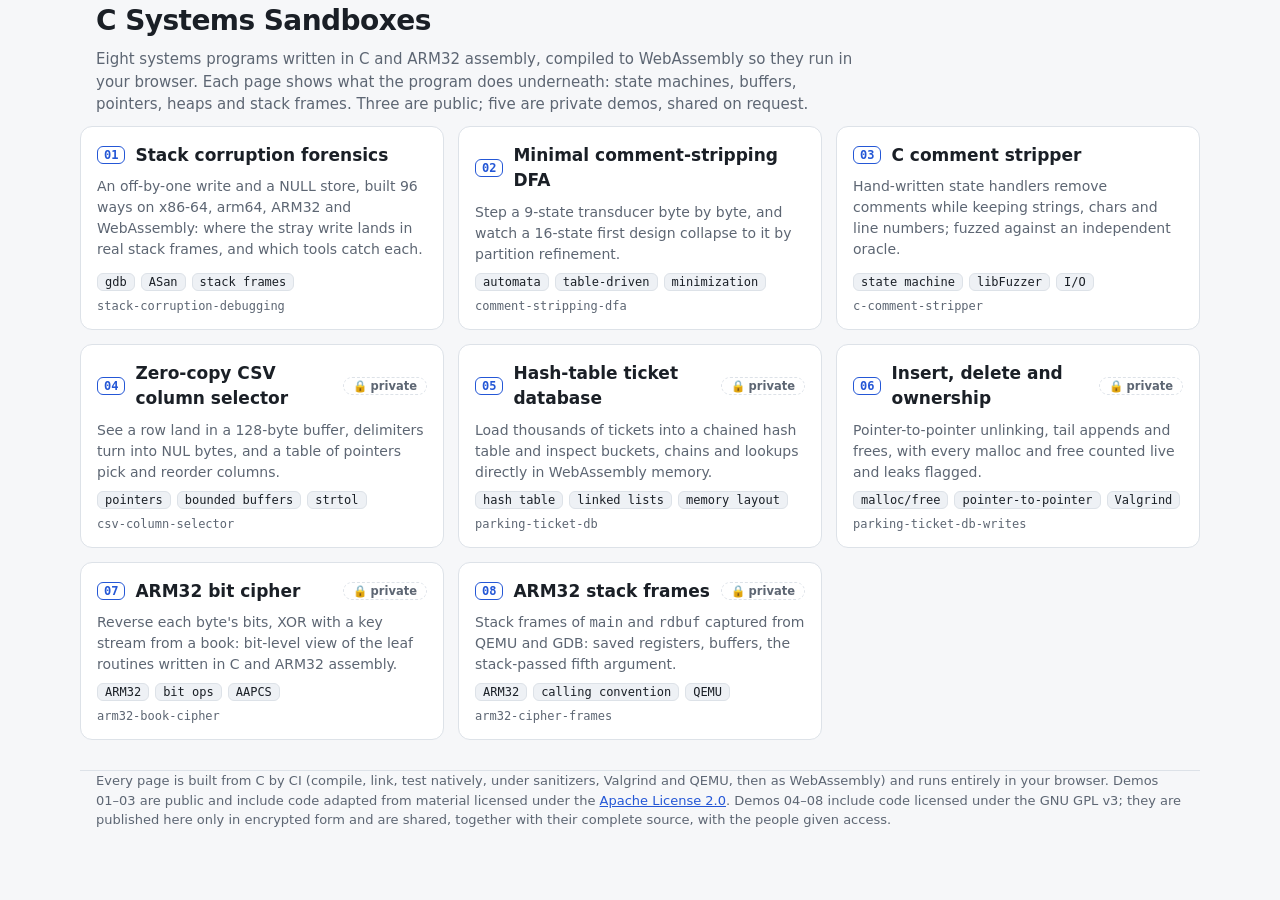
<file: index.html>
<!doctype html>
<html lang="en">
<head>
<meta charset="utf-8">
<meta name="viewport" content="width=device-width, initial-scale=1">
<title>C Systems Sandboxes</title>
<meta name="description" content="Eight C and ARM32 systems programs compiled to WebAssembly, with live views of their state machines, buffers, heaps and stack frames.">
<link rel="icon" href="data:image/svg+xml,%3Csvg xmlns='http://www.w3.org/2000/svg' viewBox='0 0 16 16'%3E%3Crect width='16' height='16' rx='3' fill='%232457d6'/%3E%3Ctext x='8' y='12' font-size='10' text-anchor='middle' fill='white' font-family='monospace'%3EC%3C/text%3E%3C/svg%3E">
<style>
  :root { --bg:#f6f7f9; --panel:#fff; --fg:#1a1f26; --muted:#5d6673; --border:#dde2e8; --accent:#2457d6; --chip:#eef1f5;
          --mono: ui-monospace, SFMono-Regular, "Cascadia Code", Menlo, Consolas, monospace;
          --sans: system-ui, -apple-system, "Segoe UI", Roboto, "Helvetica Neue", Arial, sans-serif; color-scheme: light; }
  @media (prefers-color-scheme: dark) { :root:not([data-theme="light"]) { --bg:#0e1116; --panel:#161b22; --fg:#e6edf3; --muted:#9aa5b1; --border:#2d3540; --accent:#6ea2ff; --chip:#1c222b; color-scheme: dark; } }
  :root[data-theme="dark"] { --bg:#0e1116; --panel:#161b22; --fg:#e6edf3; --muted:#9aa5b1; --border:#2d3540; --accent:#6ea2ff; --chip:#1c222b; color-scheme: dark; }
  * { box-sizing: border-box; }
  body { margin: 0; background: var(--bg); color: var(--fg); font: 15px/1.5 var(--sans); }
  .wrap { max-width: 1120px; margin: 0 auto; padding: 0 16px; }
  header { padding: 36px 0 18px; }
  h1 { margin: 0 0 6px; font-size: 28px; letter-spacing: -.02em; }
  header p { margin: 0; color: var(--muted); max-width: 760px; }
  .grid { display: grid; gap: 14px; grid-template-columns: repeat(auto-fill, minmax(min(100%, 330px), 1fr)); padding: 10px 0 30px; }
  a.card { display: flex; flex-direction: column; gap: 8px; background: var(--panel); border: 1px solid var(--border); border-radius: 12px;
           padding: 16px; color: inherit; text-decoration: none; transition: border-color .15s, transform .15s; }
  a.card:hover { border-color: var(--accent); transform: translateY(-1px); }
  .card h2 { margin: 0; font-size: 17px; display: flex; gap: 10px; align-items: center; }
  .card h2 .n { font: 600 12px var(--mono); color: var(--accent); border: 1px solid var(--accent); border-radius: 6px; padding: 1px 6px; }
  .card p { margin: 0; color: var(--muted); font-size: 14px; }
  .tags { display: flex; flex-wrap: wrap; gap: 6px; margin-top: auto; }
  .tags span { font: 12px var(--mono); background: var(--chip); border: 1px solid var(--border); border-radius: 6px; padding: 1px 7px; }
  .slug { font: 12px var(--mono); color: var(--muted); }
  footer { color: var(--muted); font-size: 13px; padding: 10px 0 40px; border-top: 1px solid var(--border); }
  footer a { color: var(--accent); }
  .lockbadge { font: 600 11.5px var(--sans); color: var(--muted); border: 1px dashed var(--border); border-radius: 999px; padding: 1px 9px; margin-left: auto; white-space: nowrap; }
  .banner { margin: 0 0 6px; padding: 8px 12px; border-radius: 10px; border: 1px solid var(--accent); color: var(--fg); background: var(--panel); font-size: 14px; }
</style>
</head>
<body>
<header class="wrap">
  <h1>C Systems Sandboxes</h1>
  <p>Eight systems programs written in C and ARM32 assembly, compiled to WebAssembly so they run in your browser. Each page shows what the program does underneath: state machines, buffers, pointers, heaps and stack frames. Three are public; five are private demos, shared on request.</p>
  <p class="banner" id="unlocked" hidden>Private demos are unlocked for this visit: open any card.</p>
</header>
<main class="wrap grid">
  <a class="card" href="stack-corruption-debugging/"><h2><span class="n">01</span>Stack corruption forensics</h2>
    <p>An off-by-one write and a NULL store, built 96 ways on x86-64, arm64, ARM32 and WebAssembly: where the stray write lands in real stack frames, and which tools catch each.</p>
    <div class="tags"><span>gdb</span><span>ASan</span><span>stack frames</span></div><div class="slug">stack-corruption-debugging</div></a>
  <a class="card" href="comment-stripping-dfa/"><h2><span class="n">02</span>Minimal comment-stripping DFA</h2>
    <p>Step a 9-state transducer byte by byte, and watch a 16-state first design collapse to it by partition refinement.</p>
    <div class="tags"><span>automata</span><span>table-driven</span><span>minimization</span></div><div class="slug">comment-stripping-dfa</div></a>
  <a class="card" href="c-comment-stripper/"><h2><span class="n">03</span>C comment stripper</h2>
    <p>Hand-written state handlers remove comments while keeping strings, chars and line numbers; fuzzed against an independent oracle.</p>
    <div class="tags"><span>state machine</span><span>libFuzzer</span><span>I/O</span></div><div class="slug">c-comment-stripper</div></a>
  <a class="card locked" href="csv-column-selector/"><h2><span class="n">04</span>Zero-copy CSV column selector<span class="lockbadge" title="Private demo: available on request">🔒 private</span></h2>
    <p>See a row land in a 128-byte buffer, delimiters turn into NUL bytes, and a table of pointers pick and reorder columns.</p>
    <div class="tags"><span>pointers</span><span>bounded buffers</span><span>strtol</span></div><div class="slug">csv-column-selector</div></a>
  <a class="card locked" href="parking-ticket-db/"><h2><span class="n">05</span>Hash-table ticket database<span class="lockbadge" title="Private demo: available on request">🔒 private</span></h2>
    <p>Load thousands of tickets into a chained hash table and inspect buckets, chains and lookups directly in WebAssembly memory.</p>
    <div class="tags"><span>hash table</span><span>linked lists</span><span>memory layout</span></div><div class="slug">parking-ticket-db</div></a>
  <a class="card locked" href="parking-ticket-db-writes/"><h2><span class="n">06</span>Insert, delete and ownership<span class="lockbadge" title="Private demo: available on request">🔒 private</span></h2>
    <p>Pointer-to-pointer unlinking, tail appends and frees, with every malloc and free counted live and leaks flagged.</p>
    <div class="tags"><span>malloc/free</span><span>pointer-to-pointer</span><span>Valgrind</span></div><div class="slug">parking-ticket-db-writes</div></a>
  <a class="card locked" href="arm32-book-cipher/"><h2><span class="n">07</span>ARM32 bit cipher<span class="lockbadge" title="Private demo: available on request">🔒 private</span></h2>
    <p>Reverse each byte's bits, XOR with a key stream from a book: bit-level view of the leaf routines written in C and ARM32 assembly.</p>
    <div class="tags"><span>ARM32</span><span>bit ops</span><span>AAPCS</span></div><div class="slug">arm32-book-cipher</div></a>
  <a class="card locked" href="arm32-cipher-frames/"><h2><span class="n">08</span>ARM32 stack frames<span class="lockbadge" title="Private demo: available on request">🔒 private</span></h2>
    <p>Stack frames of <code>main</code> and <code>rdbuf</code> captured from QEMU and GDB: saved registers, buffers, the stack-passed fifth argument.</p>
    <div class="tags"><span>ARM32</span><span>calling convention</span><span>QEMU</span></div><div class="slug">arm32-cipher-frames</div></a>
</main>
<footer class="wrap">Every page is built from C by CI (compile, link, test natively, under sanitizers, Valgrind and QEMU, then as WebAssembly) and runs entirely in your browser. Demos 01–03 are public and include code adapted from material licensed under the <a href="LICENSE-APACHE-2.0.txt">Apache License 2.0</a>. Demos 04–08 include code licensed under the GNU GPL v3; they are published here only in encrypted form and are shared, together with their complete source, with the people given access.</footer>
<script>
  // a shared link like .../#k=PASSPHRASE unlocks the private demos for this visit
  (function () {
    var m = location.hash.match(/^#k=(.+)$/);
    if (!m) return;
    history.replaceState(null, "", location.pathname + location.search);
    document.querySelectorAll("a.card.locked").forEach(function (a) { a.href = a.getAttribute("href") + "#k=" + m[1]; });
    document.getElementById("unlocked").hidden = false;
  })();
</script>
</body>
</html>
</file>
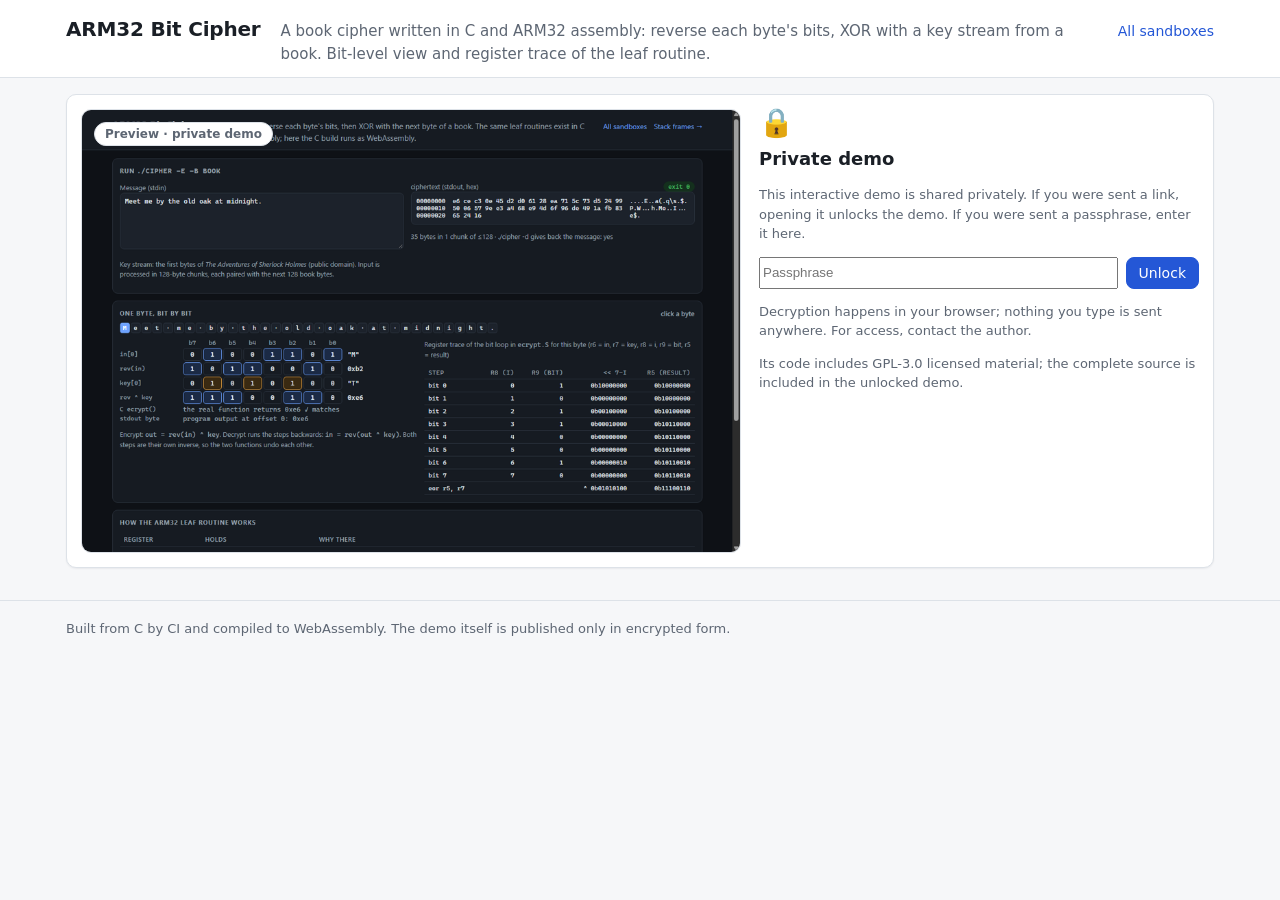
<file: arm32-book-cipher/index.html>
<!doctype html>
<html lang="en" data-slug="arm32-book-cipher" data-version="08a07a469485bda0">
<head>
<meta charset="utf-8">
<meta name="viewport" content="width=device-width, initial-scale=1">
<title>ARM32 Bit Cipher</title>
<meta name="description" content="A book cipher written in C and ARM32 assembly: reverse each byte's bits, XOR with a key stream from a book. Bit-level view and register trace of the leaf routine. Private demo: available on request.">
<meta name="robots" content="noindex">
<link rel="icon" href="data:image/svg+xml,%3Csvg xmlns='http://www.w3.org/2000/svg' viewBox='0 0 16 16'%3E%3Crect width='16' height='16' rx='3' fill='%232457d6'/%3E%3Ctext x='8' y='12' font-size='10' text-anchor='middle' fill='white' font-family='monospace'%3EC%3C/text%3E%3C/svg%3E">
<link rel="stylesheet" href="shared/style.css">
<style>
  .lockgrid { display: grid; gap: 18px; grid-template-columns: minmax(0, 1.5fr) minmax(0, 1fr); align-items: start; }
  @media (max-width: 860px) { .lockgrid { grid-template-columns: minmax(0, 1fr); } }
  .shot { position: relative; border-radius: 10px; overflow: hidden; border: 1px solid var(--border); }
  .shot img.preview { display: block; width: 100%; height: auto; }
  .shot .badge { position: absolute; left: 12px; top: 12px; font: 600 12px var(--sans); padding: 4px 10px; border-radius: 999px;
    background: var(--panel); border: 1px solid var(--border); color: var(--muted); }
  form { display: flex; gap: 8px; margin: 10px 0 6px; }
  form input { flex: 1; }
  .note.bad { color: var(--bad); }
  .lock { font-size: 28px; line-height: 1; }
</style>
</head>
<body>
<header class="site"><div class="wrap">
  <h1>ARM32 Bit Cipher</h1>
  <p>A book cipher written in C and ARM32 assembly: reverse each byte's bits, XOR with a key stream from a book. Bit-level view and register trace of the leaf routine.</p>
  <nav><a href="../">All sandboxes</a></nav>
</div></header>
<main class="wrap grid">
  <section class="card">
    <div class="lockgrid">
      <div class="shot"><img class="preview" src="preview.png" alt="Screenshot of the demo" width="960" height="645"><span class="badge">Preview · private demo</span></div>
      <div>
        <div class="lock" aria-hidden="true">🔒</div>
        <h2 style="font-size:18px;margin:8px 0 6px">Private demo</h2>
        <p class="note">This interactive demo is shared privately. If you were sent a link, opening it unlocks the demo. If you were sent a passphrase, enter it here.</p>
        <form id="form" autocomplete="off">
          <input id="pass" type="password" placeholder="Passphrase" aria-label="Passphrase" spellcheck="false">
          <button id="go" class="primary" type="submit">Unlock</button>
        </form>
        <p id="status" class="note" role="status"></p>
        <p id="open" hidden><a class="btn" href="app/">Open the demo</a></p>
        <p class="note">Decryption happens in your browser; nothing you type is sent anywhere. For access, contact the author.</p>
        <p class="note">Its code includes GPL-3.0 licensed material; the complete source is included in the unlocked demo.</p>
      </div>
    </div>
  </section>
</main>
<footer class="site"><div class="wrap">Built from C by CI and compiled to WebAssembly. The demo itself is published only in encrypted form.</div></footer>
<script src="unlock.js"></script>
</body>
</html>
</file>
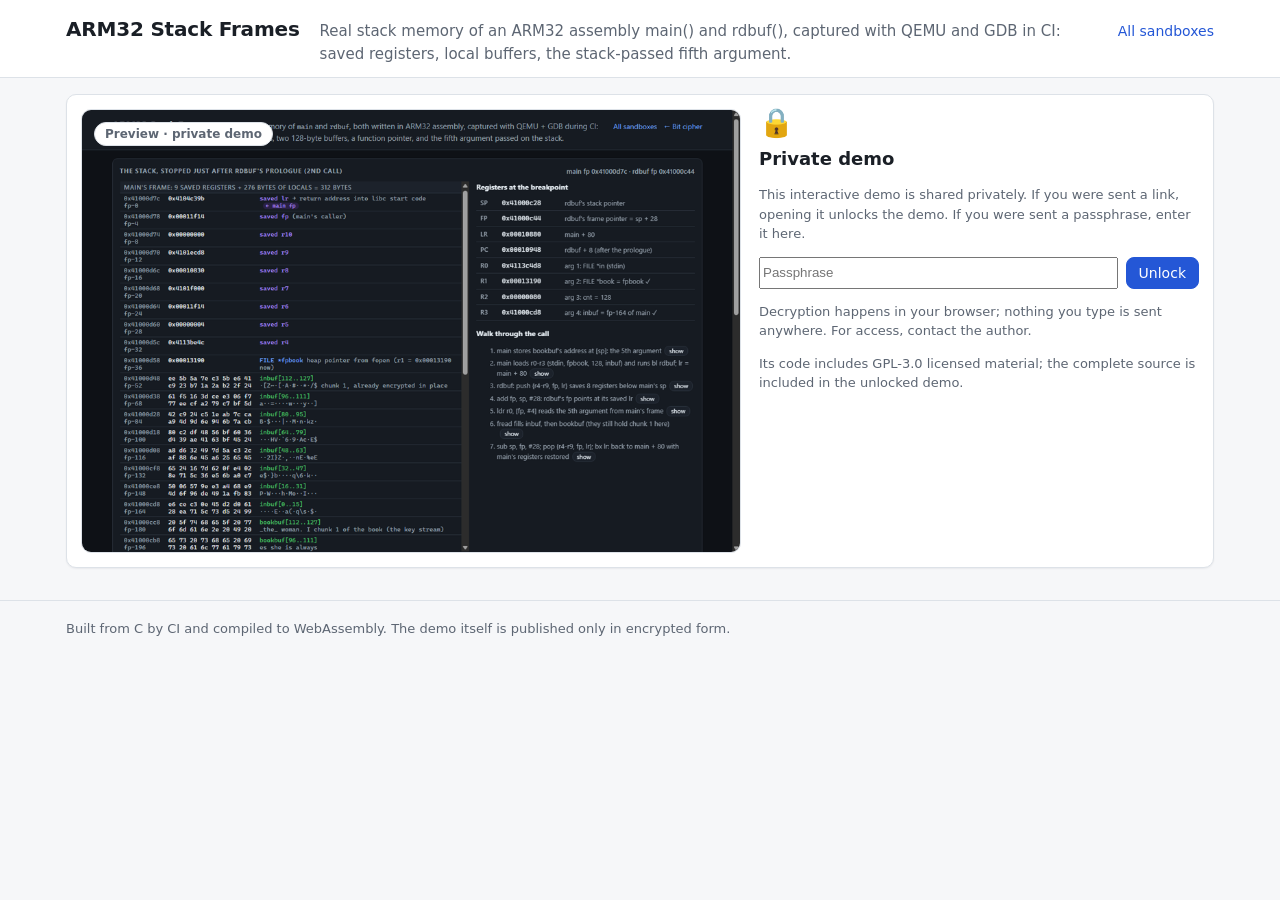
<file: arm32-cipher-frames/index.html>
<!doctype html>
<html lang="en" data-slug="arm32-cipher-frames" data-version="6380d870885ae9e3">
<head>
<meta charset="utf-8">
<meta name="viewport" content="width=device-width, initial-scale=1">
<title>ARM32 Stack Frames</title>
<meta name="description" content="Real stack memory of an ARM32 assembly main() and rdbuf(), captured with QEMU and GDB in CI: saved registers, local buffers, the stack-passed fifth argument. Private demo: available on request.">
<meta name="robots" content="noindex">
<link rel="icon" href="data:image/svg+xml,%3Csvg xmlns='http://www.w3.org/2000/svg' viewBox='0 0 16 16'%3E%3Crect width='16' height='16' rx='3' fill='%232457d6'/%3E%3Ctext x='8' y='12' font-size='10' text-anchor='middle' fill='white' font-family='monospace'%3EC%3C/text%3E%3C/svg%3E">
<link rel="stylesheet" href="shared/style.css">
<style>
  .lockgrid { display: grid; gap: 18px; grid-template-columns: minmax(0, 1.5fr) minmax(0, 1fr); align-items: start; }
  @media (max-width: 860px) { .lockgrid { grid-template-columns: minmax(0, 1fr); } }
  .shot { position: relative; border-radius: 10px; overflow: hidden; border: 1px solid var(--border); }
  .shot img.preview { display: block; width: 100%; height: auto; }
  .shot .badge { position: absolute; left: 12px; top: 12px; font: 600 12px var(--sans); padding: 4px 10px; border-radius: 999px;
    background: var(--panel); border: 1px solid var(--border); color: var(--muted); }
  form { display: flex; gap: 8px; margin: 10px 0 6px; }
  form input { flex: 1; }
  .note.bad { color: var(--bad); }
  .lock { font-size: 28px; line-height: 1; }
</style>
</head>
<body>
<header class="site"><div class="wrap">
  <h1>ARM32 Stack Frames</h1>
  <p>Real stack memory of an ARM32 assembly main() and rdbuf(), captured with QEMU and GDB in CI: saved registers, local buffers, the stack-passed fifth argument.</p>
  <nav><a href="../">All sandboxes</a></nav>
</div></header>
<main class="wrap grid">
  <section class="card">
    <div class="lockgrid">
      <div class="shot"><img class="preview" src="preview.png" alt="Screenshot of the demo" width="960" height="645"><span class="badge">Preview · private demo</span></div>
      <div>
        <div class="lock" aria-hidden="true">🔒</div>
        <h2 style="font-size:18px;margin:8px 0 6px">Private demo</h2>
        <p class="note">This interactive demo is shared privately. If you were sent a link, opening it unlocks the demo. If you were sent a passphrase, enter it here.</p>
        <form id="form" autocomplete="off">
          <input id="pass" type="password" placeholder="Passphrase" aria-label="Passphrase" spellcheck="false">
          <button id="go" class="primary" type="submit">Unlock</button>
        </form>
        <p id="status" class="note" role="status"></p>
        <p id="open" hidden><a class="btn" href="app/">Open the demo</a></p>
        <p class="note">Decryption happens in your browser; nothing you type is sent anywhere. For access, contact the author.</p>
        <p class="note">Its code includes GPL-3.0 licensed material; the complete source is included in the unlocked demo.</p>
      </div>
    </div>
  </section>
</main>
<footer class="site"><div class="wrap">Built from C by CI and compiled to WebAssembly. The demo itself is published only in encrypted form.</div></footer>
<script src="unlock.js"></script>
</body>
</html>
</file>
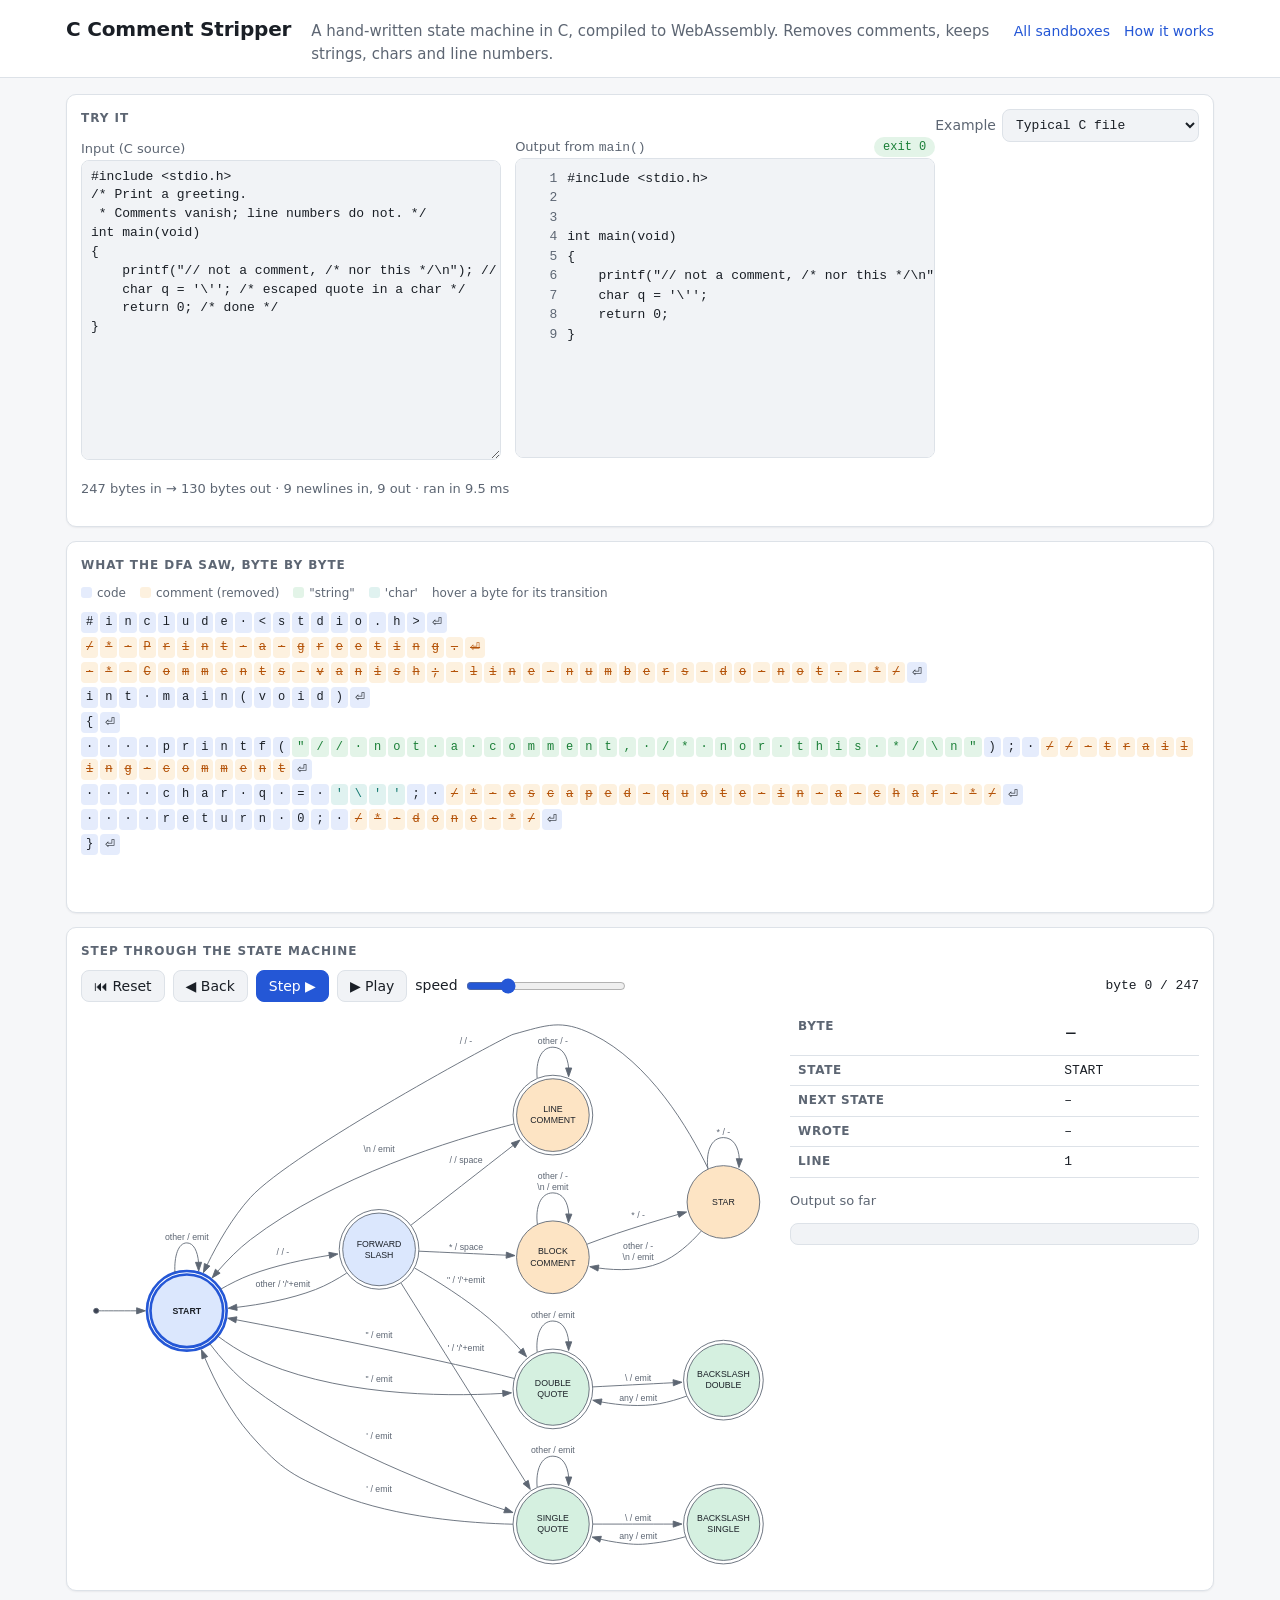
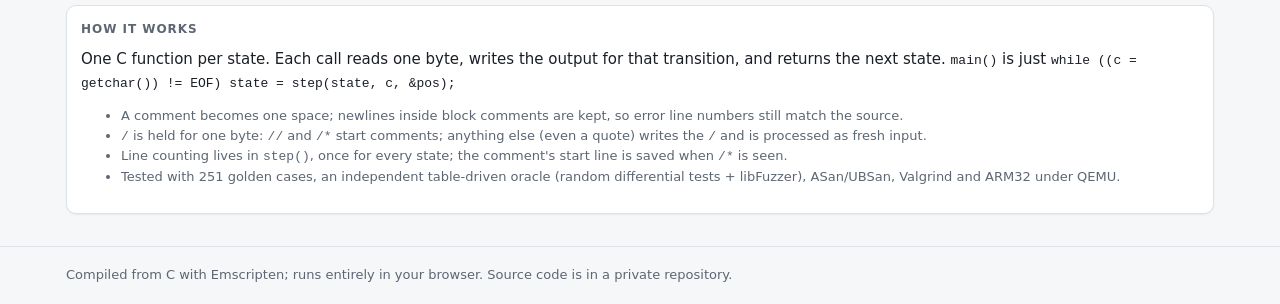
<file: c-comment-stripper/index.html>
<!doctype html>
<html lang="en">
<head>
<meta charset="utf-8">
<meta name="viewport" content="width=device-width, initial-scale=1">
<title>C Comment Stripper</title>
<meta name="description" content="A hand-written DFA in C, compiled to WebAssembly, that removes C comments while keeping literals and line numbers intact.">
<link rel="icon" href="data:image/svg+xml,%3Csvg xmlns='http://www.w3.org/2000/svg' viewBox='0 0 16 16'%3E%3Crect width='16' height='16' rx='3' fill='%232457d6'/%3E%3Ctext x='8' y='12' font-size='10' text-anchor='middle' fill='white' font-family='monospace'%3EC%3C/text%3E%3C/svg%3E">
<link rel="stylesheet" href="shared/style.css">
<style>
  .io textarea, .io pre.out { min-height: 300px; height: 300px; white-space: pre; overflow: auto; }
  .stepgrid { grid-template-columns: minmax(0, 1.7fr) minmax(0, 1fr); }
  @media (max-width: 900px) { .stepgrid { grid-template-columns: minmax(0, 1fr); } }
  .lines { counter-reset: ln; }
  .lines span.l { display: block; }
  .lines span.l::before { counter-increment: ln; content: counter(ln); display: inline-block; width: 2.4em; color: var(--muted); text-align: right; margin-right: 10px; user-select: none; }
  .lines span.l.err { background: var(--bad-soft); }
  .tl span { cursor: default; }
  .r-code { background: var(--accent-soft); }
  .r-comment { background: var(--amber-soft); color: var(--amber); text-decoration: line-through; }
  .r-string { background: var(--ok-soft); color: var(--ok); }
  .r-char { background: var(--teal-soft); color: var(--teal); }
  .r-pending { outline: 1px dashed var(--muted); }
  .tl span.cur { outline: 2px solid var(--accent); }
  .swatch.code { background: var(--accent-soft); } .swatch.comment { background: var(--amber-soft); }
  .swatch.string { background: var(--ok-soft); } .swatch.char { background: var(--teal-soft); }
  #diagram { min-height: 220px; }
  .step-info { font: 13px var(--mono); }
  .big { font-size: 22px; font-family: var(--mono); }
</style>
</head>
<body>
<header class="site"><div class="wrap">
  <h1>C Comment Stripper</h1>
  <p>A hand-written state machine in C, compiled to WebAssembly. Removes comments, keeps strings, chars and line numbers.</p>
  <nav><a href="../">All sandboxes</a><a href="#how">How it works</a></nav>
</div></header>

<main class="wrap grid">
  <section class="card">
    <h2>Try it <span class="right"><label class="inline">Example
      <select id="preset" aria-label="Example input"></select></label></span></h2>
    <div class="grid cols-2 io">
      <div><label class="note" for="src">Input (C source)</label>
        <textarea id="src" spellcheck="false" wrap="off"></textarea></div>
      <div><div class="row"><span class="note">Output from <code>main()</code></span><span class="spacer"></span><span id="status" class="status">…</span></div>
        <pre id="out" class="out lines" aria-live="polite"></pre></div>
    </div>
    <pre id="err" class="out err" hidden></pre>
    <p class="note" id="stats"></p>
  </section>

  <section class="card">
    <h2>What the DFA saw, byte by byte</h2>
    <div class="legend">
      <span><i class="swatch code"></i>code</span><span><i class="swatch comment"></i>comment (removed)</span>
      <span><i class="swatch string"></i>"string"</span><span><i class="swatch char"></i>'char'</span>
      <span>hover a byte for its transition</span>
    </div>
    <div id="timeline" class="timeline tl" style="margin-top:10px"></div>
    <p class="note step-info" id="hover">&nbsp;</p>
  </section>

  <section class="card">
    <h2>Step through the state machine</h2>
    <div class="row">
      <button id="reset">⏮ Reset</button><button id="prev">◀ Back</button>
      <button id="next" class="primary">Step ▶</button><button id="play">▶ Play</button>
      <label class="inline">speed <input id="speed" type="range" min="1" max="30" value="8"></label>
      <span class="spacer"></span><span class="step-info" id="pos"></span>
    </div>
    <div class="grid stepgrid" style="margin-top:10px">
      <div id="diagram" aria-label="State diagram"></div>
      <div>
        <table class="kv">
          <tr><th>byte</th><td><span class="big" id="sByte">–</span></td></tr>
          <tr><th>state</th><td id="sFrom" class="mono">START</td></tr>
          <tr><th>next state</th><td id="sTo" class="mono">–</td></tr>
          <tr><th>wrote</th><td id="sWrote" class="mono">–</td></tr>
          <tr><th>line</th><td id="sLine" class="mono">1</td></tr>
        </table>
        <p class="note">Output so far</p>
        <pre id="sOut" class="out" style="max-height:200px"></pre>
      </div>
    </div>
  </section>

  <section class="card" id="how">
    <h2>How it works</h2>
    <p class="lead">One C function per state. Each call reads one byte, writes the output for that transition, and returns the next state. <code>main()</code> is just <code>while ((c = getchar()) != EOF) state = step(state, c, &amp;pos);</code></p>
    <ul class="note">
      <li>A comment becomes one space; newlines inside block comments are kept, so error line numbers still match the source.</li>
      <li><code>/</code> is held for one byte: <code>//</code> and <code>/*</code> start comments; anything else (even a quote) writes the <code>/</code> and is processed as fresh input.</li>
      <li>Line counting lives in <code>step()</code>, once for every state; the comment's start line is saved when <code>/*</code> is seen.</li>
      <li>Tested with 251 golden cases, an independent table-driven oracle (random differential tests + libFuzzer), ASan/UBSan, Valgrind and ARM32 under QEMU.</li>
    </ul>
  </section>
</main>
<footer class="site"><div class="wrap">Compiled from C with Emscripten; runs entirely in your browser. Source code is in a private repository.</div></footer>
<script src="shared/runtime.js"></script>
<script src="app.js"></script>
</body>
</html>
</file>
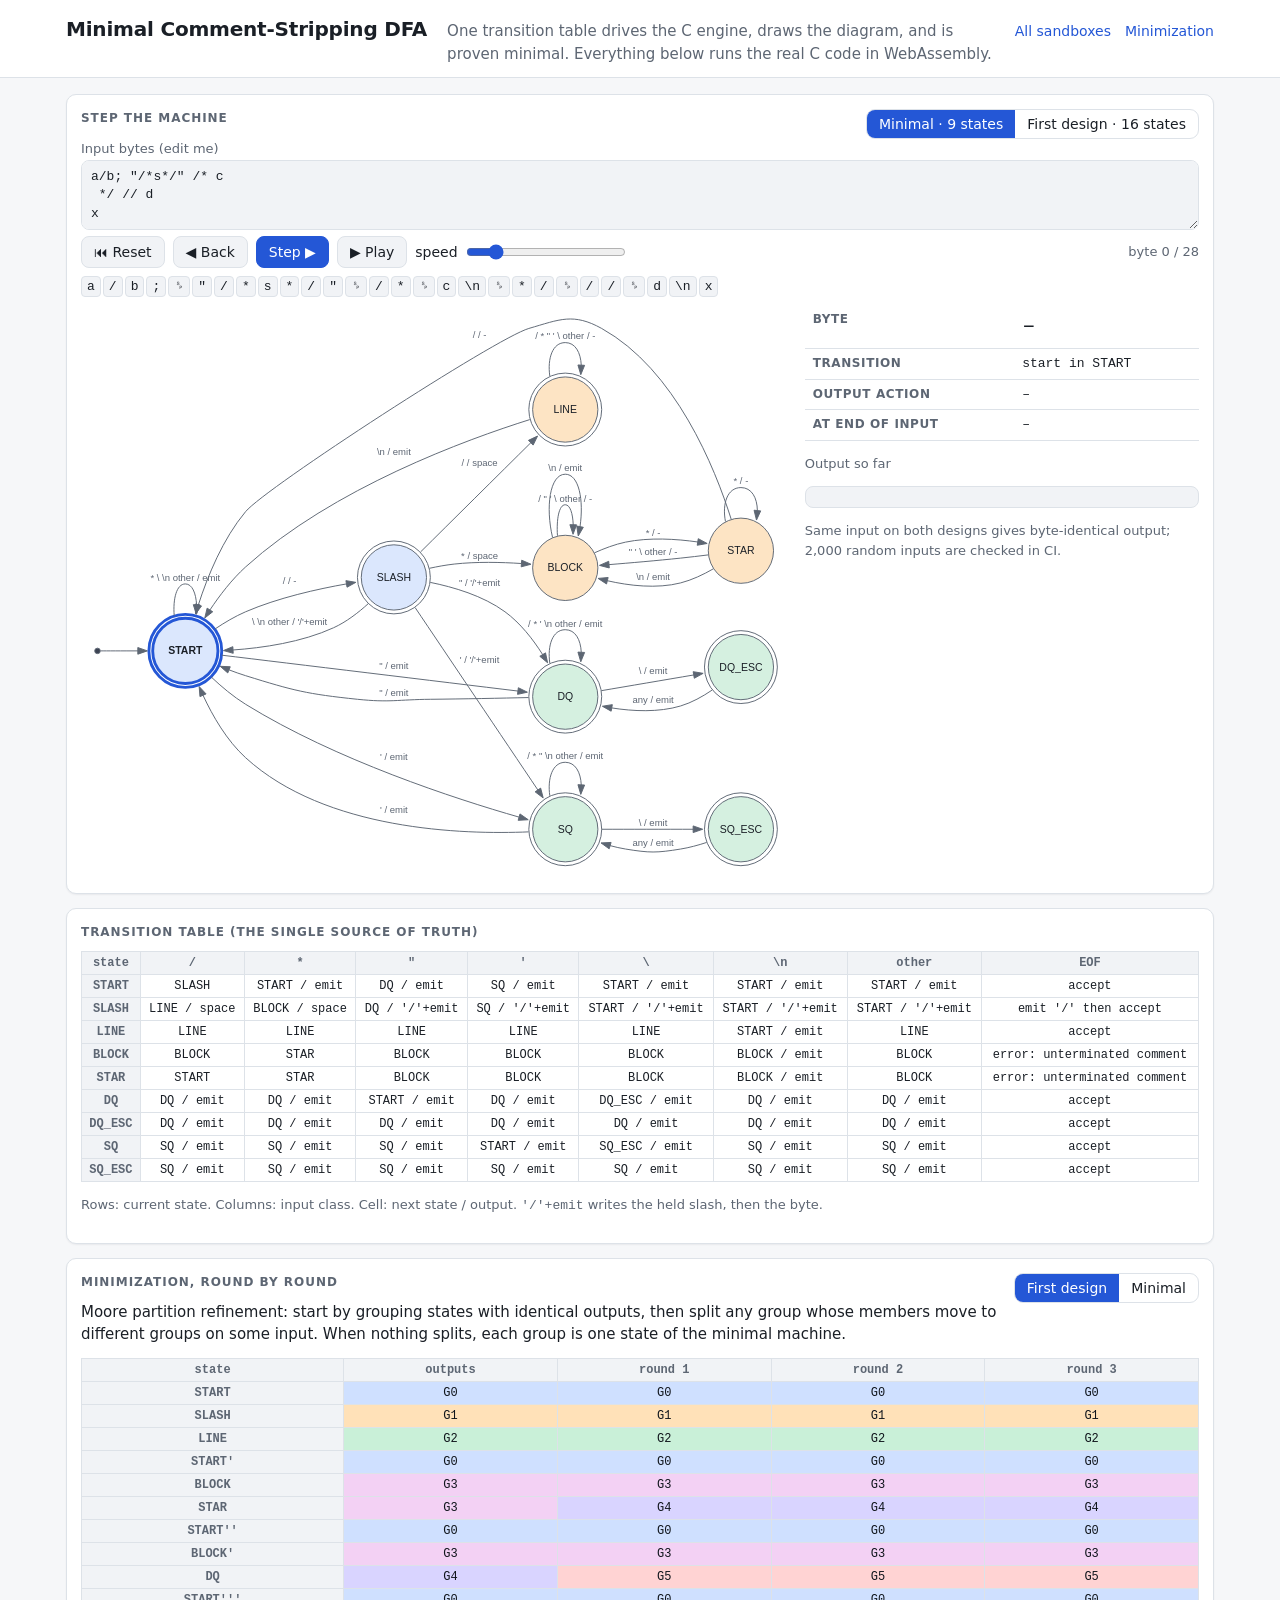
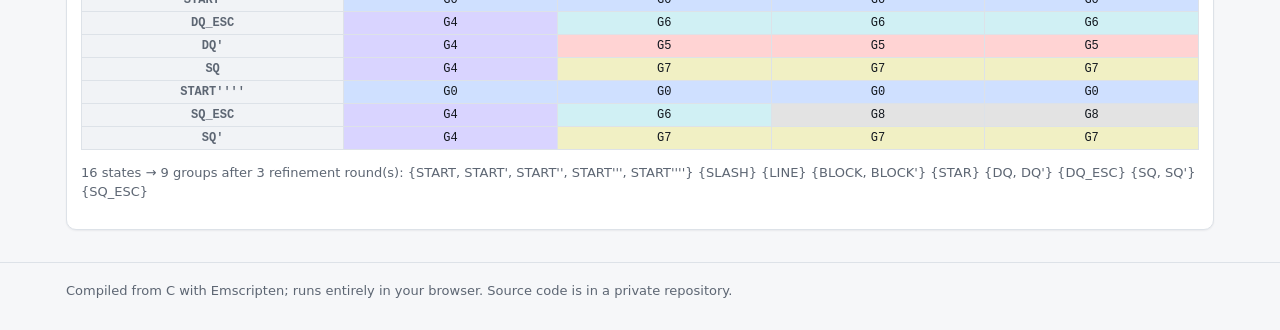
<file: comment-stripping-dfa/index.html>
<!doctype html>
<html lang="en">
<head>
<meta charset="utf-8">
<meta name="viewport" content="width=device-width, initial-scale=1">
<title>Minimal Comment DFA</title>
<meta name="description" content="A 9-state table-driven transducer that strips C comments, stepped byte by byte in WebAssembly, plus partition-refinement minimization of a 16-state first design.">
<link rel="icon" href="data:image/svg+xml,%3Csvg xmlns='http://www.w3.org/2000/svg' viewBox='0 0 16 16'%3E%3Crect width='16' height='16' rx='3' fill='%232457d6'/%3E%3Ctext x='8' y='12' font-size='10' text-anchor='middle' fill='white' font-family='monospace'%3EC%3C/text%3E%3C/svg%3E">
<link rel="stylesheet" href="shared/style.css">
<style>
  .stepgrid { grid-template-columns: minmax(0, 1.8fr) minmax(0, 1fr); }
  @media (max-width: 900px) { .stepgrid { grid-template-columns: minmax(0, 1fr); } }
  #input { min-height: 70px; height: 70px; }
  .tape { display: flex; flex-wrap: wrap; gap: 2px; font: 13px var(--mono); margin: 8px 0; }
  .tape span { padding: 2px 5px; border: 1px solid var(--border); border-radius: 4px; background: var(--panel-2); white-space: pre; }
  .tape span.done { opacity: .5; }
  .tape span.cur { border-color: var(--accent); background: var(--accent-soft); opacity: 1; }
  table.tt { border-collapse: collapse; font: 12px var(--mono); width: 100%; }
  table.tt th, table.tt td { border: 1px solid var(--border); padding: 4px 6px; text-align: center; }
  table.tt th { background: var(--panel-2); color: var(--muted); }
  table.tt td.on { background: var(--accent-soft); outline: 2px solid var(--accent); }
  table.tt tr.row-on th { color: var(--accent); }
  .scroll { overflow-x: auto; }
  .groups td.g { font: 12px var(--mono); text-align: center; color: #10151c; border: 1px solid var(--border); }
  .big { font-size: 22px; font-family: var(--mono); }
</style>
</head>
<body>
<header class="site"><div class="wrap">
  <h1>Minimal Comment-Stripping DFA</h1>
  <p>One transition table drives the C engine, draws the diagram, and is proven minimal. Everything below runs the real C code in WebAssembly.</p>
  <nav><a href="../">All sandboxes</a><a href="#min">Minimization</a></nav>
</div></header>

<main class="wrap grid">
  <section class="card">
    <h2>Step the machine
      <span class="right"><span class="tabs" id="machine"><button data-v="0" class="on">Minimal · 9 states</button><button data-v="1">First design · 16 states</button></span></span></h2>
    <label class="note" for="input">Input bytes (edit me)</label>
    <textarea id="input" spellcheck="false" wrap="off"></textarea>
    <div class="row">
      <button id="reset">⏮ Reset</button><button id="prev">◀ Back</button>
      <button id="next" class="primary">Step ▶</button><button id="play">▶ Play</button>
      <label class="inline">speed <input id="speed" type="range" min="1" max="20" value="4"></label>
      <span class="spacer"></span><span class="note" id="pos"></span>
    </div>
    <div class="tape" id="tape"></div>
    <div class="grid stepgrid">
      <div id="diagram" aria-label="State diagram"></div>
      <div>
        <table class="kv">
          <tr><th>byte</th><td><span class="big" id="vByte">–</span> <span class="note" id="vClass"></span></td></tr>
          <tr><th>transition</th><td id="vEdge" class="mono">–</td></tr>
          <tr><th>output action</th><td id="vAct" class="mono">–</td></tr>
          <tr><th>at end of input</th><td id="vEof" class="mono">–</td></tr>
        </table>
        <p class="note">Output so far</p>
        <pre class="out" id="vOut"></pre>
        <p class="note">Same input on both designs gives byte-identical output; 2,000 random inputs are checked in CI.</p>
      </div>
    </div>
  </section>

  <section class="card">
    <h2>Transition table (the single source of truth)</h2>
    <div class="scroll"><table class="tt" id="tt"></table></div>
    <p class="note">Rows: current state. Columns: input class. Cell: next state / output. <code>'/'+emit</code> writes the held slash, then the byte.</p>
  </section>

  <section class="card" id="min">
    <h2>Minimization, round by round <span class="right"><span class="tabs" id="minMachine"><button data-v="1" class="on">First design</button><button data-v="0">Minimal</button></span></span></h2>
    <p class="lead">Moore partition refinement: start by grouping states with identical outputs, then split any group whose members move to different groups on some input. When nothing splits, each group is one state of the minimal machine.</p>
    <div class="scroll"><table class="tt groups" id="groups"></table></div>
    <p class="note" id="minSummary"></p>
  </section>
</main>
<footer class="site"><div class="wrap">Compiled from C with Emscripten; runs entirely in your browser. Source code is in a private repository.</div></footer>
<script src="shared/runtime.js"></script>
<script src="app.js"></script>
</body>
</html>
</file>
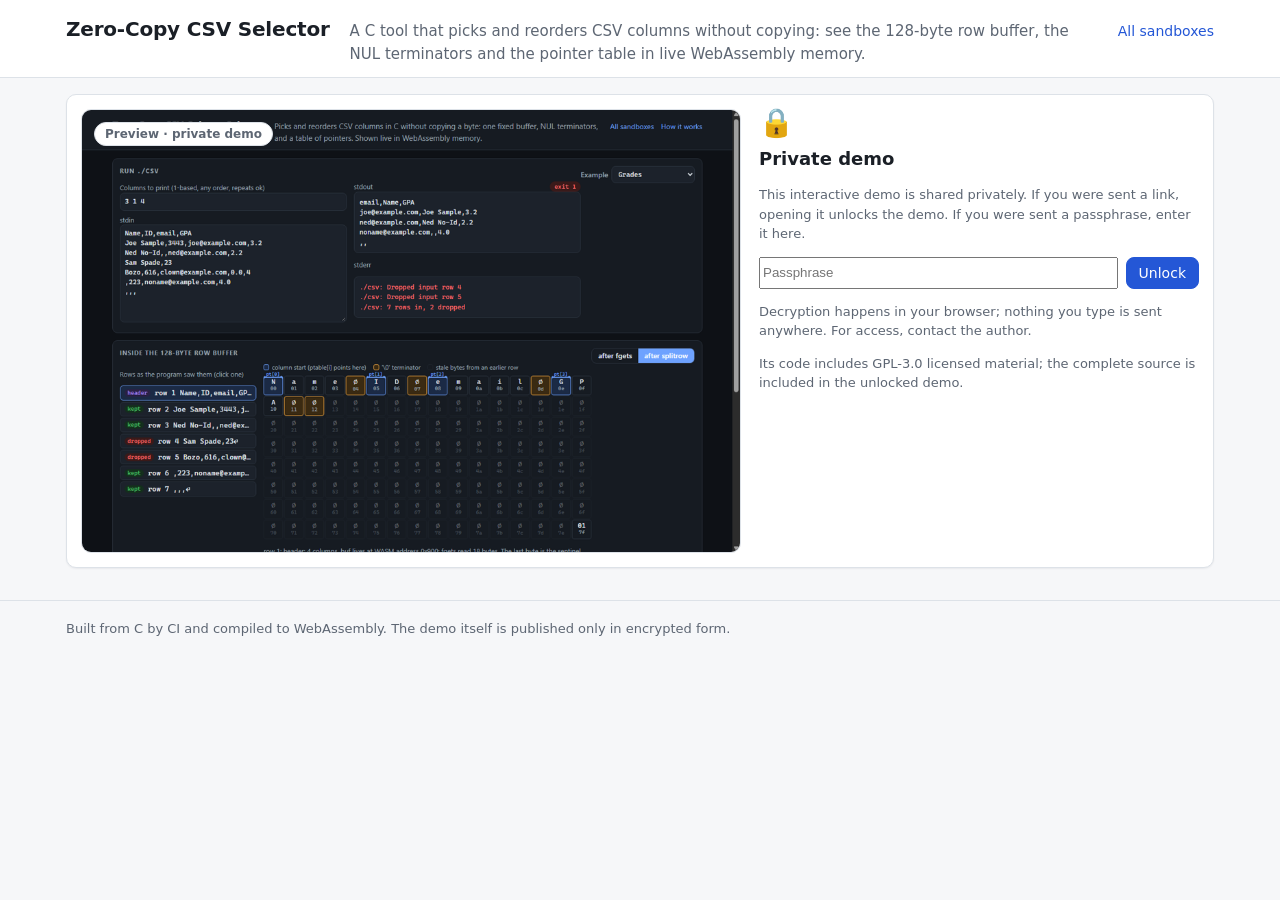
<file: csv-column-selector/index.html>
<!doctype html>
<html lang="en" data-slug="csv-column-selector" data-version="4f03e8c139e0b88e">
<head>
<meta charset="utf-8">
<meta name="viewport" content="width=device-width, initial-scale=1">
<title>Zero-Copy CSV Selector</title>
<meta name="description" content="A C tool that picks and reorders CSV columns without copying: see the 128-byte row buffer, the NUL terminators and the pointer table in live WebAssembly memory. Private demo: available on request.">
<meta name="robots" content="noindex">
<link rel="icon" href="data:image/svg+xml,%3Csvg xmlns='http://www.w3.org/2000/svg' viewBox='0 0 16 16'%3E%3Crect width='16' height='16' rx='3' fill='%232457d6'/%3E%3Ctext x='8' y='12' font-size='10' text-anchor='middle' fill='white' font-family='monospace'%3EC%3C/text%3E%3C/svg%3E">
<link rel="stylesheet" href="shared/style.css">
<style>
  .lockgrid { display: grid; gap: 18px; grid-template-columns: minmax(0, 1.5fr) minmax(0, 1fr); align-items: start; }
  @media (max-width: 860px) { .lockgrid { grid-template-columns: minmax(0, 1fr); } }
  .shot { position: relative; border-radius: 10px; overflow: hidden; border: 1px solid var(--border); }
  .shot img.preview { display: block; width: 100%; height: auto; }
  .shot .badge { position: absolute; left: 12px; top: 12px; font: 600 12px var(--sans); padding: 4px 10px; border-radius: 999px;
    background: var(--panel); border: 1px solid var(--border); color: var(--muted); }
  form { display: flex; gap: 8px; margin: 10px 0 6px; }
  form input { flex: 1; }
  .note.bad { color: var(--bad); }
  .lock { font-size: 28px; line-height: 1; }
</style>
</head>
<body>
<header class="site"><div class="wrap">
  <h1>Zero-Copy CSV Selector</h1>
  <p>A C tool that picks and reorders CSV columns without copying: see the 128-byte row buffer, the NUL terminators and the pointer table in live WebAssembly memory.</p>
  <nav><a href="../">All sandboxes</a></nav>
</div></header>
<main class="wrap grid">
  <section class="card">
    <div class="lockgrid">
      <div class="shot"><img class="preview" src="preview.png" alt="Screenshot of the demo" width="960" height="645"><span class="badge">Preview · private demo</span></div>
      <div>
        <div class="lock" aria-hidden="true">🔒</div>
        <h2 style="font-size:18px;margin:8px 0 6px">Private demo</h2>
        <p class="note">This interactive demo is shared privately. If you were sent a link, opening it unlocks the demo. If you were sent a passphrase, enter it here.</p>
        <form id="form" autocomplete="off">
          <input id="pass" type="password" placeholder="Passphrase" aria-label="Passphrase" spellcheck="false">
          <button id="go" class="primary" type="submit">Unlock</button>
        </form>
        <p id="status" class="note" role="status"></p>
        <p id="open" hidden><a class="btn" href="app/">Open the demo</a></p>
        <p class="note">Decryption happens in your browser; nothing you type is sent anywhere. For access, contact the author.</p>
        <p class="note">Its code includes GPL-3.0 licensed material; the complete source is included in the unlocked demo.</p>
      </div>
    </div>
  </section>
</main>
<footer class="site"><div class="wrap">Built from C by CI and compiled to WebAssembly. The demo itself is published only in encrypted form.</div></footer>
<script src="unlock.js"></script>
</body>
</html>
</file>
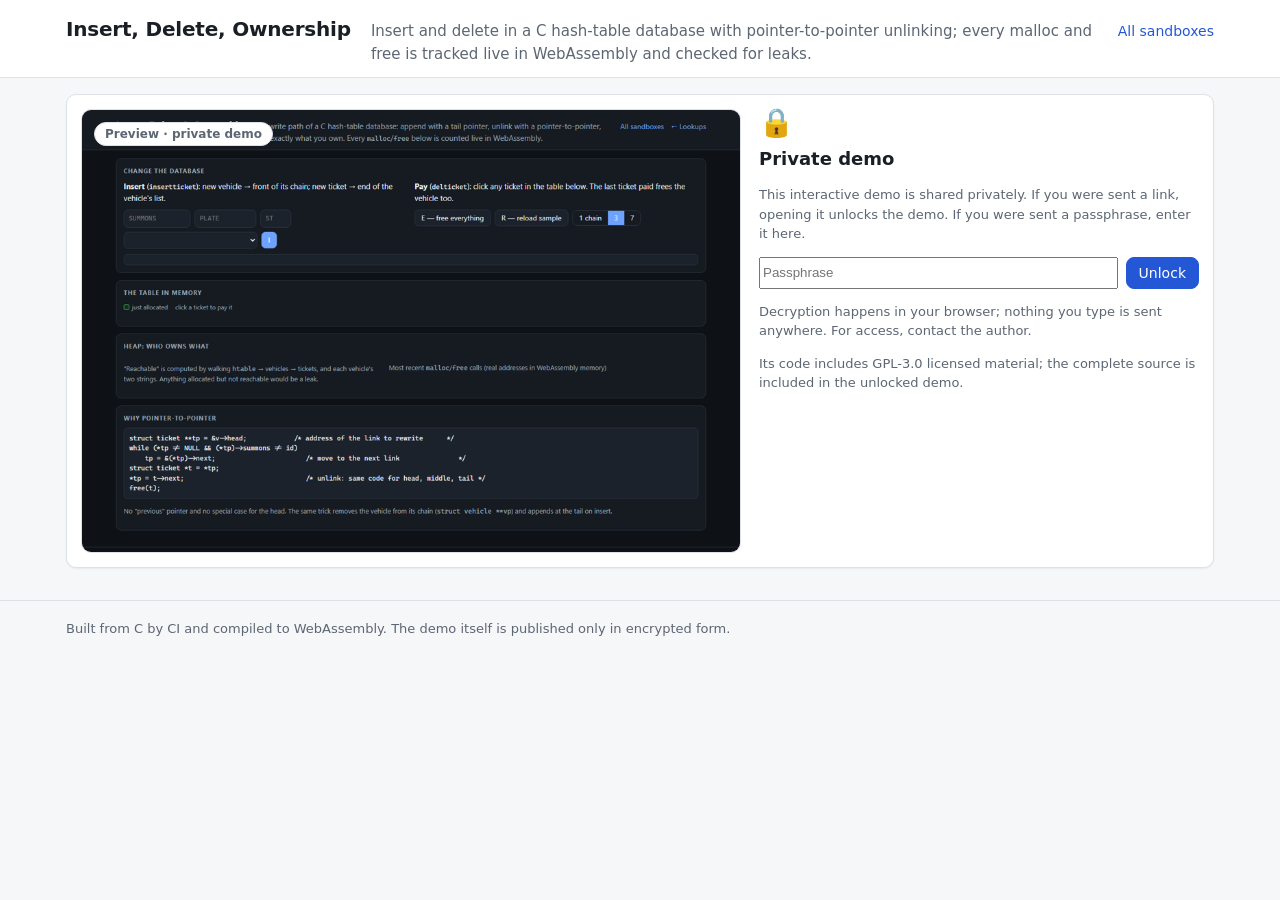
<file: parking-ticket-db-writes/index.html>
<!doctype html>
<html lang="en" data-slug="parking-ticket-db-writes" data-version="3847f8b735d46385">
<head>
<meta charset="utf-8">
<meta name="viewport" content="width=device-width, initial-scale=1">
<title>Insert, Delete, Ownership</title>
<meta name="description" content="Insert and delete in a C hash-table database with pointer-to-pointer unlinking; every malloc and free is tracked live in WebAssembly and checked for leaks. Private demo: available on request.">
<meta name="robots" content="noindex">
<link rel="icon" href="data:image/svg+xml,%3Csvg xmlns='http://www.w3.org/2000/svg' viewBox='0 0 16 16'%3E%3Crect width='16' height='16' rx='3' fill='%232457d6'/%3E%3Ctext x='8' y='12' font-size='10' text-anchor='middle' fill='white' font-family='monospace'%3EC%3C/text%3E%3C/svg%3E">
<link rel="stylesheet" href="shared/style.css">
<style>
  .lockgrid { display: grid; gap: 18px; grid-template-columns: minmax(0, 1.5fr) minmax(0, 1fr); align-items: start; }
  @media (max-width: 860px) { .lockgrid { grid-template-columns: minmax(0, 1fr); } }
  .shot { position: relative; border-radius: 10px; overflow: hidden; border: 1px solid var(--border); }
  .shot img.preview { display: block; width: 100%; height: auto; }
  .shot .badge { position: absolute; left: 12px; top: 12px; font: 600 12px var(--sans); padding: 4px 10px; border-radius: 999px;
    background: var(--panel); border: 1px solid var(--border); color: var(--muted); }
  form { display: flex; gap: 8px; margin: 10px 0 6px; }
  form input { flex: 1; }
  .note.bad { color: var(--bad); }
  .lock { font-size: 28px; line-height: 1; }
</style>
</head>
<body>
<header class="site"><div class="wrap">
  <h1>Insert, Delete, Ownership</h1>
  <p>Insert and delete in a C hash-table database with pointer-to-pointer unlinking; every malloc and free is tracked live in WebAssembly and checked for leaks.</p>
  <nav><a href="../">All sandboxes</a></nav>
</div></header>
<main class="wrap grid">
  <section class="card">
    <div class="lockgrid">
      <div class="shot"><img class="preview" src="preview.png" alt="Screenshot of the demo" width="960" height="645"><span class="badge">Preview · private demo</span></div>
      <div>
        <div class="lock" aria-hidden="true">🔒</div>
        <h2 style="font-size:18px;margin:8px 0 6px">Private demo</h2>
        <p class="note">This interactive demo is shared privately. If you were sent a link, opening it unlocks the demo. If you were sent a passphrase, enter it here.</p>
        <form id="form" autocomplete="off">
          <input id="pass" type="password" placeholder="Passphrase" aria-label="Passphrase" spellcheck="false">
          <button id="go" class="primary" type="submit">Unlock</button>
        </form>
        <p id="status" class="note" role="status"></p>
        <p id="open" hidden><a class="btn" href="app/">Open the demo</a></p>
        <p class="note">Decryption happens in your browser; nothing you type is sent anywhere. For access, contact the author.</p>
        <p class="note">Its code includes GPL-3.0 licensed material; the complete source is included in the unlocked demo.</p>
      </div>
    </div>
  </section>
</main>
<footer class="site"><div class="wrap">Built from C by CI and compiled to WebAssembly. The demo itself is published only in encrypted form.</div></footer>
<script src="unlock.js"></script>
</body>
</html>
</file>
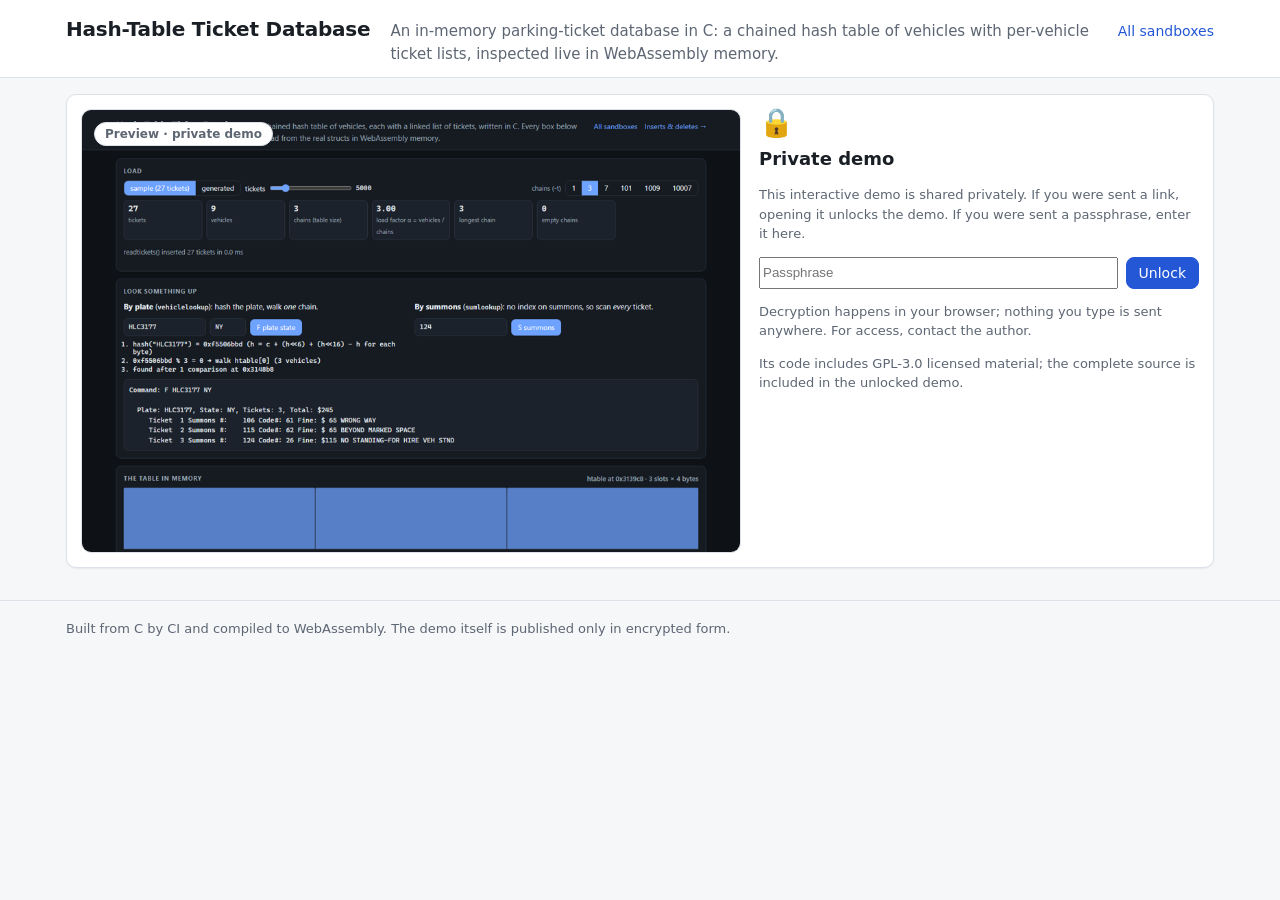
<file: parking-ticket-db/index.html>
<!doctype html>
<html lang="en" data-slug="parking-ticket-db" data-version="adba8c3267811dfa">
<head>
<meta charset="utf-8">
<meta name="viewport" content="width=device-width, initial-scale=1">
<title>Hash-Table Ticket Database</title>
<meta name="description" content="An in-memory parking-ticket database in C: a chained hash table of vehicles with per-vehicle ticket lists, inspected live in WebAssembly memory. Private demo: available on request.">
<meta name="robots" content="noindex">
<link rel="icon" href="data:image/svg+xml,%3Csvg xmlns='http://www.w3.org/2000/svg' viewBox='0 0 16 16'%3E%3Crect width='16' height='16' rx='3' fill='%232457d6'/%3E%3Ctext x='8' y='12' font-size='10' text-anchor='middle' fill='white' font-family='monospace'%3EC%3C/text%3E%3C/svg%3E">
<link rel="stylesheet" href="shared/style.css">
<style>
  .lockgrid { display: grid; gap: 18px; grid-template-columns: minmax(0, 1.5fr) minmax(0, 1fr); align-items: start; }
  @media (max-width: 860px) { .lockgrid { grid-template-columns: minmax(0, 1fr); } }
  .shot { position: relative; border-radius: 10px; overflow: hidden; border: 1px solid var(--border); }
  .shot img.preview { display: block; width: 100%; height: auto; }
  .shot .badge { position: absolute; left: 12px; top: 12px; font: 600 12px var(--sans); padding: 4px 10px; border-radius: 999px;
    background: var(--panel); border: 1px solid var(--border); color: var(--muted); }
  form { display: flex; gap: 8px; margin: 10px 0 6px; }
  form input { flex: 1; }
  .note.bad { color: var(--bad); }
  .lock { font-size: 28px; line-height: 1; }
</style>
</head>
<body>
<header class="site"><div class="wrap">
  <h1>Hash-Table Ticket Database</h1>
  <p>An in-memory parking-ticket database in C: a chained hash table of vehicles with per-vehicle ticket lists, inspected live in WebAssembly memory.</p>
  <nav><a href="../">All sandboxes</a></nav>
</div></header>
<main class="wrap grid">
  <section class="card">
    <div class="lockgrid">
      <div class="shot"><img class="preview" src="preview.png" alt="Screenshot of the demo" width="960" height="645"><span class="badge">Preview · private demo</span></div>
      <div>
        <div class="lock" aria-hidden="true">🔒</div>
        <h2 style="font-size:18px;margin:8px 0 6px">Private demo</h2>
        <p class="note">This interactive demo is shared privately. If you were sent a link, opening it unlocks the demo. If you were sent a passphrase, enter it here.</p>
        <form id="form" autocomplete="off">
          <input id="pass" type="password" placeholder="Passphrase" aria-label="Passphrase" spellcheck="false">
          <button id="go" class="primary" type="submit">Unlock</button>
        </form>
        <p id="status" class="note" role="status"></p>
        <p id="open" hidden><a class="btn" href="app/">Open the demo</a></p>
        <p class="note">Decryption happens in your browser; nothing you type is sent anywhere. For access, contact the author.</p>
        <p class="note">Its code includes GPL-3.0 licensed material; the complete source is included in the unlocked demo.</p>
      </div>
    </div>
  </section>
</main>
<footer class="site"><div class="wrap">Built from C by CI and compiled to WebAssembly. The demo itself is published only in encrypted form.</div></footer>
<script src="unlock.js"></script>
</body>
</html>
</file>
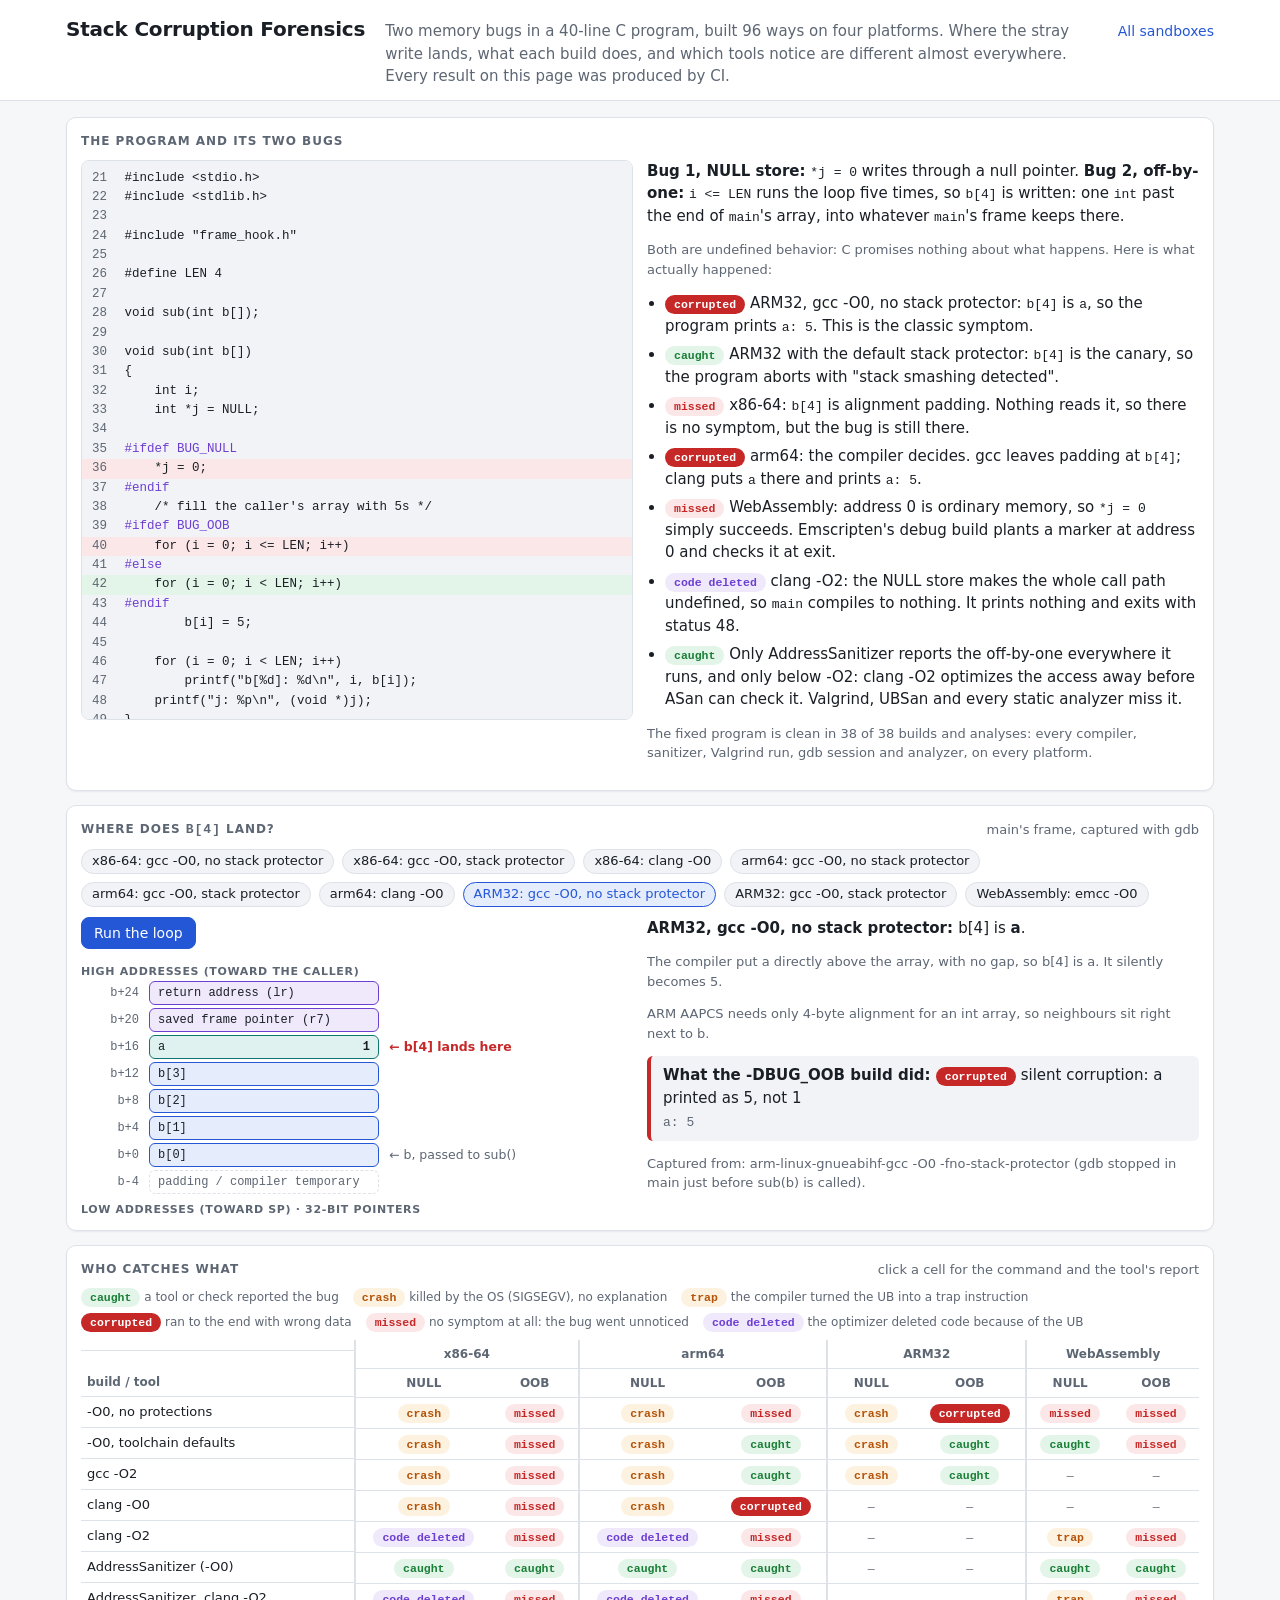
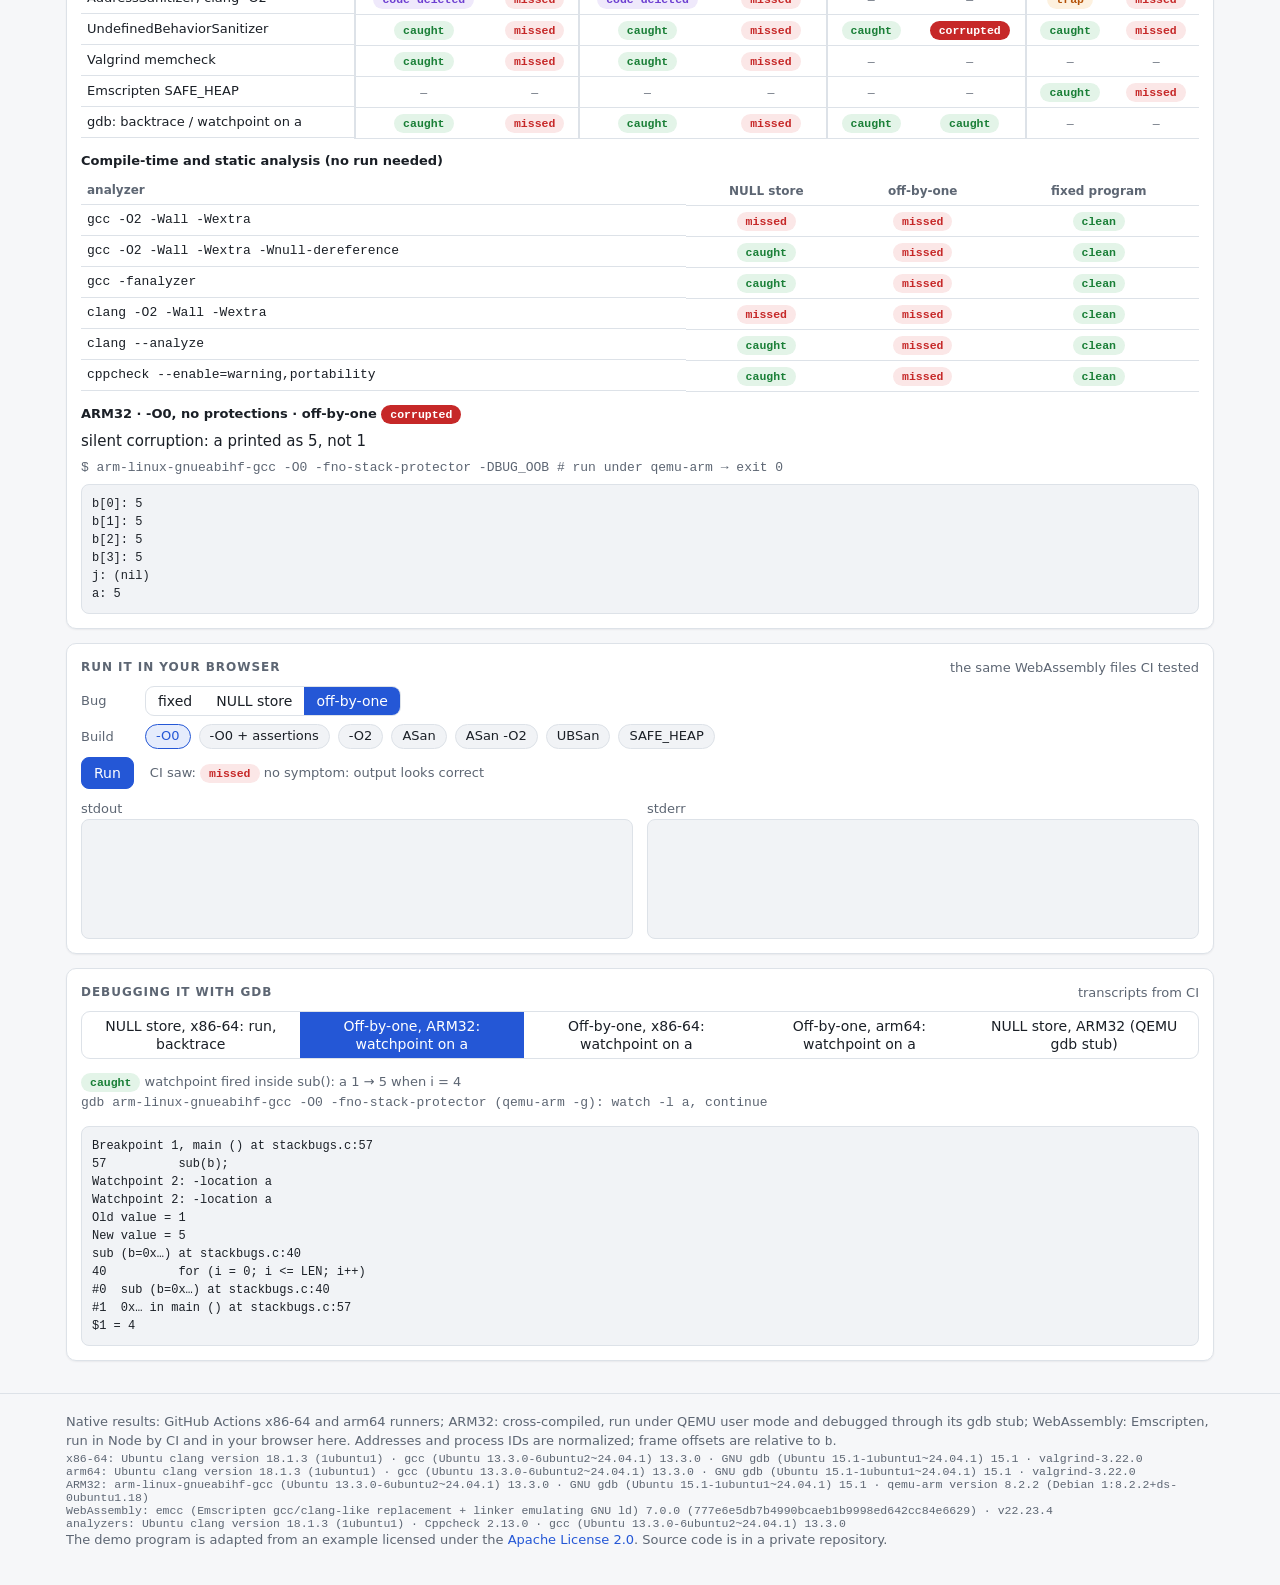
<file: stack-corruption-debugging/index.html>
<!doctype html>
<html lang="en">
<head>
<meta charset="utf-8">
<meta name="viewport" content="width=device-width, initial-scale=1">
<title>Stack Corruption Forensics</title>
<meta name="description" content="A NULL store and an off-by-one stack write, built 96 ways on x86-64, arm64, ARM32 and WebAssembly: where the stray write lands, what each build does, and which tools catch it.">
<link rel="icon" href="data:image/svg+xml,%3Csvg xmlns='http://www.w3.org/2000/svg' viewBox='0 0 16 16'%3E%3Crect width='16' height='16' rx='3' fill='%232457d6'/%3E%3Ctext x='8' y='12' font-size='10' text-anchor='middle' fill='white' font-family='monospace'%3EC%3C/text%3E%3C/svg%3E">
<link rel="stylesheet" href="shared/style.css">
<style>
  .code { margin: 0; padding: 8px 0; background: var(--panel-2); border: 1px solid var(--border); border-radius: 8px; overflow: auto; max-height: 560px; font: 12.5px/1.55 var(--mono); }
  .code div { padding: 0 10px; white-space: pre; }
  .code div .ln { display: inline-block; width: 2.6em; color: var(--muted); user-select: none; }
  .code div.bug { background: var(--bad-soft); }
  .code div.fix { background: var(--ok-soft); }
  .code div.dir { color: var(--violet); }
  .facts { margin: 0; padding-left: 18px; }
  .facts li { margin: 6px 0; }
  .v { display: inline-block; font: 600 11.5px var(--mono); padding: 2px 8px; border-radius: 999px; border: 1px solid transparent; white-space: nowrap; }
  .v.caught, .v.ok { color: var(--ok); background: var(--ok-soft); }
  .v.crash, .v.trap { color: var(--amber); background: var(--amber-soft); }
  .v.corrupt { color: #fff; background: var(--bad); }
  .v.silent { color: var(--bad); background: var(--bad-soft); }
  .v.vanished { color: var(--violet); background: var(--violet-soft); }
  .v.other { color: var(--muted); background: var(--panel-2); border-color: var(--border); }
  .v.na { color: var(--muted); background: transparent; font-weight: 400; }
  table.mx { border-collapse: collapse; width: 100%; font-size: 13px; }
  table.mx th, table.mx td { padding: 5px 6px; border-bottom: 1px solid var(--border); text-align: center; }
  table.mx th { font-size: 12px; color: var(--muted); font-weight: 600; }
  table.mx th.plat { border-left: 2px solid var(--border); }
  table.mx td.first { border-left: 2px solid var(--border); }
  table.mx td.row, table.mx th.row { text-align: left; white-space: nowrap; }
  table.mx td button { all: unset; cursor: pointer; }
  table.mx td button:focus-visible .v { outline: 2px solid var(--accent); }
  table.mx tr.sel td { background: var(--accent-soft); }
  .mxwrap { overflow-x: auto; }
  .frame { display: grid; grid-template-columns: 58px minmax(120px, 230px) minmax(0, 1fr); gap: 3px 10px; align-items: stretch; font: 12px var(--mono); }
  .frame .off { color: var(--muted); text-align: right; align-self: center; }
  .frame .slot { border: 1px solid var(--border); border-radius: 6px; padding: 4px 8px; display: flex; align-items: center; justify-content: space-between; gap: 8px; background: var(--panel); transition: background .25s, border-color .25s; }
  .frame .slot .val { font-weight: 700; }
  .frame .slot.array { background: var(--accent-soft); border-color: var(--accent); }
  .frame .slot.local { background: var(--teal-soft); border-color: var(--teal); }
  .frame .slot.canary { background: var(--amber-soft); border-color: var(--amber); }
  .frame .slot.ret, .frame .slot.fp, .frame .slot.saved { background: var(--violet-soft); border-color: var(--violet); }
  .frame .slot.unused { color: var(--muted); border-style: dashed; }
  .frame .slot.hit { background: var(--bad); border-color: var(--bad); color: #fff; }
  .frame .slot.hit .val { color: #fff; }
  .frame .ann { color: var(--muted); align-self: center; font-family: var(--sans); font-size: 12.5px; }
  .frame .ann b { color: var(--bad); }
  .frame .sep { grid-column: 1 / -1; font: 600 11px var(--sans); color: var(--muted); text-transform: uppercase; letter-spacing: .06em; padding-top: 6px; }
  .outcome { border-left: 4px solid var(--bad); padding: 8px 12px; background: var(--panel-2); border-radius: 6px; margin-top: 10px; }
  .outcome.good { border-left-color: var(--ok); }
  .detail { margin-top: 12px; }
  .detail pre.out { max-height: 300px; font-size: 12px; }
  .memrow { display: grid; grid-template-columns: 70px repeat(auto-fit, minmax(54px, 1fr)); gap: 3px; margin-top: 4px; font: 11.5px var(--mono); }
  .memrow .lbl { color: var(--muted); align-self: center; }
  .memrow .cell { padding: 2px 0; }
  .memrow .cell .a { font-size: 9.5px; }
  .memrow .cell.chg { background: var(--bad-soft); border-color: var(--bad); color: var(--bad); font-weight: 700; }
  .memrow .cell.wrote { background: var(--accent-soft); font-weight: 700; }
  .memrow .cell.isa { box-shadow: inset 0 0 0 2px var(--teal); }
  .memrow .cell.isb { box-shadow: inset 0 0 0 2px var(--accent); }
  .gdb { font-size: 12px; }
  #runout, #runerr { min-height: 120px; }
  .sub { font-size: 13px; font-weight: 600; margin: 12px 0 6px; }
  .toolchain { font: 11.5px var(--mono); color: var(--muted); }
  @media (max-width: 640px) { .frame { grid-template-columns: 44px minmax(110px, 1fr); } .frame .ann { grid-column: 2; } }
</style>
</head>
<body>
<header class="site"><div class="wrap">
  <h1>Stack Corruption Forensics</h1>
  <p>Two memory bugs in a 40-line C program, built <span id="nbuilds">96</span> ways on four platforms. Where the stray write lands, what each build does, and which tools notice are different almost everywhere. Every result on this page was produced by CI.</p>
  <nav><a href="../">All sandboxes</a></nav>
</div></header>

<main class="wrap grid">
  <section class="card">
    <h2>The program and its two bugs</h2>
    <div class="grid cols-2">
      <div id="listing"></div>
      <div>
        <p class="lead"><b>Bug 1, NULL store:</b> <code>*j = 0</code> writes through a null pointer. <b>Bug 2, off-by-one:</b> <code>i &lt;= LEN</code> runs the loop five times, so <code>b[4]</code> is written: one <code>int</code> past the end of <code>main</code>'s array, into whatever <code>main</code>'s frame keeps there.</p>
        <p class="note">Both are undefined behavior: C promises nothing about what happens. Here is what actually happened:</p>
        <ul class="facts" id="facts"></ul>
        <p class="note" id="fixednote"></p>
      </div>
    </div>
  </section>

  <section class="card">
    <h2>Where does <code>b[4]</code> land? <span class="right note">main's frame, captured with gdb</span></h2>
    <div class="row" id="framepick"></div>
    <div class="grid cols-2" style="margin-top:10px">
      <div>
        <div class="row"><button class="primary" id="animate">Run the loop</button><span class="note" id="loopstate"></span></div>
        <div class="frame" id="frame" style="margin-top:10px"></div>
      </div>
      <div>
        <div id="framewhy"></div>
        <div class="outcome" id="outcome"></div>
        <p class="note" id="framecmd"></p>
      </div>
    </div>
  </section>

  <section class="card">
    <h2>Who catches what <span class="right note">click a cell for the command and the tool's report</span></h2>
    <div class="legend" id="legend"></div>
    <div class="mxwrap" style="margin-top:8px"><table class="mx" id="matrix"></table></div>
    <div class="sub">Compile-time and static analysis (no run needed)</div>
    <div class="mxwrap"><table class="mx" id="static"></table></div>
    <div class="detail" id="detail"></div>
  </section>

  <section class="card">
    <h2>Run it in your browser <span class="right note">the same WebAssembly files CI tested</span></h2>
    <div class="row"><span class="note" style="width:56px">Bug</span><div class="tabs" id="pickbug"></div></div>
    <div class="row"><span class="note" style="width:56px">Build</span><div class="row" id="pickrow"></div></div>
    <div class="row"><button class="primary" id="run">Run</button><span id="runstatus"></span><span class="note" id="runci"></span></div>
    <div class="grid cols-2" style="margin-top:10px">
      <div><div class="note">stdout</div><pre class="out" id="runout"></pre></div>
      <div><div class="note">stderr</div><pre class="out err" id="runerr"></pre></div>
    </div>
    <div id="mem"></div>
  </section>

  <section class="card">
    <h2>Debugging it with gdb <span class="right note">transcripts from CI</span></h2>
    <div class="tabs" id="gdbpick"></div>
    <p class="note" id="gdbcmd"></p>
    <pre class="out gdb" id="gdbout"></pre>
  </section>
</main>
<footer class="site"><div class="wrap">
  <div>Native results: GitHub Actions x86-64 and arm64 runners; ARM32: cross-compiled, run under QEMU user mode and debugged through its gdb stub; WebAssembly: Emscripten, run in Node by CI and in your browser here. Addresses and process IDs are normalized; frame offsets are relative to <code>b</code>.</div>
  <div class="toolchain" id="toolchain"></div>
  <div>The demo program is adapted from an example licensed under the <a href="LICENSE.txt">Apache License 2.0</a>. Source code is in a private repository.</div>
</div></footer>
<script src="shared/runtime.js"></script>
<script src="sbrun.js"></script>
<script src="app.js"></script>
</body>
</html>
</file>
<file: arm32-book-cipher/shared/style.css>
/* Shared design system for the C sandboxes. Light/dark via tokens. */
:root {
  --bg: #f6f7f9; --panel: #ffffff; --panel-2: #f1f3f6; --fg: #1a1f26; --muted: #5d6673;
  --border: #dde2e8; --accent: #2457d6; --accent-soft: #e5ecfc; --amber: #b45309; --amber-soft: #fdf1df;
  --ok: #1a7f37; --ok-soft: #e3f4e8; --bad: #c62828; --bad-soft: #fbe7e7; --violet: #6d3fd1;
  --violet-soft: #efe9fb; --teal: #0f766e; --teal-soft: #e0f2f0; --shadow: 0 1px 2px rgba(16,24,40,.06);
  --mono: ui-monospace, SFMono-Regular, "Cascadia Code", Menlo, Consolas, monospace;
  --sans: system-ui, -apple-system, "Segoe UI", Roboto, "Helvetica Neue", Arial, sans-serif;
  color-scheme: light;
}
@media (prefers-color-scheme: dark) {
  :root:not([data-theme="light"]) {
    --bg: #0e1116; --panel: #161b22; --panel-2: #1c222b; --fg: #e6edf3; --muted: #9aa5b1;
    --border: #2d3540; --accent: #6ea2ff; --accent-soft: #1b2a45; --amber: #f0a742; --amber-soft: #3a2a12;
    --ok: #4cc26a; --ok-soft: #14301d; --bad: #ff6b6b; --bad-soft: #3a1a1a; --violet: #a98bff;
    --violet-soft: #2a2145; --teal: #3fc1b0; --teal-soft: #11302c; --shadow: none; color-scheme: dark;
  }
}
:root[data-theme="dark"] {
  --bg: #0e1116; --panel: #161b22; --panel-2: #1c222b; --fg: #e6edf3; --muted: #9aa5b1;
  --border: #2d3540; --accent: #6ea2ff; --accent-soft: #1b2a45; --amber: #f0a742; --amber-soft: #3a2a12;
  --ok: #4cc26a; --ok-soft: #14301d; --bad: #ff6b6b; --bad-soft: #3a1a1a; --violet: #a98bff;
  --violet-soft: #2a2145; --teal: #3fc1b0; --teal-soft: #11302c; --shadow: none; color-scheme: dark;
}
* { box-sizing: border-box; }
html, body { margin: 0; }
body { background: var(--bg); color: var(--fg); font: 15px/1.5 var(--sans); -webkit-text-size-adjust: 100%; }
a { color: var(--accent); text-decoration: none; }
a:hover { text-decoration: underline; }
code, kbd, pre, .mono { font-family: var(--mono); font-size: 13px; }
.wrap { max-width: 1180px; margin: 0 auto; padding: 0 16px; }
header.site { border-bottom: 1px solid var(--border); background: var(--panel); }
header.site .wrap { display: flex; flex-wrap: wrap; gap: 8px 20px; align-items: baseline; padding-top: 14px; padding-bottom: 12px; }
header.site h1 { font-size: 20px; margin: 0; letter-spacing: -.01em; }
header.site p { margin: 0; color: var(--muted); flex: 1 1 320px; }
header.site nav { display: flex; gap: 14px; font-size: 14px; }
main.wrap { padding-top: 16px; padding-bottom: 32px; }
.grid { display: grid; gap: 14px; }
.cols-2 { grid-template-columns: minmax(0, 1fr) minmax(0, 1fr); }
.cols-3 { grid-template-columns: repeat(3, minmax(0, 1fr)); }
.span-2 { grid-column: 1 / -1; }
@media (max-width: 900px) { .cols-2, .cols-3 { grid-template-columns: minmax(0, 1fr); } }
.card { background: var(--panel); border: 1px solid var(--border); border-radius: 10px; padding: 14px; box-shadow: var(--shadow); min-width: 0; }
.card > h2 { font-size: 12px; text-transform: uppercase; letter-spacing: .08em; color: var(--muted); margin: 0 0 10px; font-weight: 650; }
.card > h2 .right { float: right; text-transform: none; letter-spacing: 0; font-weight: 500; }
.lead { font-size: 15px; margin: 0 0 12px; }
.note { color: var(--muted); font-size: 13px; }
.row { display: flex; flex-wrap: wrap; gap: 8px; align-items: center; }
.row + .row { margin-top: 8px; }
.spacer { flex: 1; }
button, .btn { font: inherit; font-size: 14px; border: 1px solid var(--border); background: var(--panel-2); color: var(--fg);
  border-radius: 8px; padding: 6px 12px; cursor: pointer; line-height: 1.3; }
button:hover { border-color: var(--accent); }
button.primary { background: var(--accent); border-color: var(--accent); color: #fff; }
button.primary:hover { filter: brightness(1.08); }
button:disabled { opacity: .5; cursor: default; }
button.chip { padding: 3px 10px; font-size: 13px; border-radius: 999px; }
button.chip.on { background: var(--accent-soft); border-color: var(--accent); color: var(--accent); }
input[type=text], input[type=number], textarea, select { font: 13px/1.45 var(--mono); color: var(--fg); background: var(--panel-2);
  border: 1px solid var(--border); border-radius: 8px; padding: 7px 9px; width: 100%; }
textarea { resize: vertical; min-height: 120px; tab-size: 4; }
input[type=range] { width: 160px; accent-color: var(--accent); }
label.inline { display: inline-flex; gap: 6px; align-items: center; font-size: 14px; }
pre.out { margin: 0; padding: 10px; background: var(--panel-2); border: 1px solid var(--border); border-radius: 8px;
  white-space: pre-wrap; word-break: break-word; max-height: 420px; overflow: auto; }
pre.out.err { color: var(--bad); }
.status { display: inline-block; font: 12px var(--mono); padding: 2px 8px; border-radius: 999px; background: var(--panel-2); border: 1px solid var(--border); }
.status.ok { color: var(--ok); background: var(--ok-soft); border-color: transparent; }
.status.bad { color: var(--bad); background: var(--bad-soft); border-color: transparent; }
.tag { display: inline-block; font: 12px var(--mono); padding: 1px 7px; border-radius: 6px; background: var(--panel-2); border: 1px solid var(--border); }
table.kv { border-collapse: collapse; width: 100%; font-size: 13px; }
table.kv th, table.kv td { text-align: left; padding: 5px 8px; border-bottom: 1px solid var(--border); vertical-align: top; }
table.kv th { color: var(--muted); font-weight: 600; font-size: 12px; text-transform: uppercase; letter-spacing: .05em; }
table.kv td.num { font-family: var(--mono); text-align: right; }
.tabs { display: inline-flex; border: 1px solid var(--border); border-radius: 9px; overflow: hidden; }
.tabs button { border: 0; border-radius: 0; background: transparent; padding: 5px 12px; }
.tabs button.on { background: var(--accent); color: #fff; }
.legend { display: flex; flex-wrap: wrap; gap: 6px 14px; font-size: 12px; color: var(--muted); }
.legend i { display: inline-block; width: 11px; height: 11px; border-radius: 3px; margin-right: 5px; vertical-align: -1px; }
/* byte / memory grids */
.mem { display: grid; gap: 2px; font: 12px var(--mono); }
.cell { border: 1px solid var(--border); border-radius: 4px; text-align: center; padding: 3px 0; background: var(--panel); min-width: 0; }
.cell .a { display: block; font-size: 10px; color: var(--muted); }
.cell.hl { background: var(--accent-soft); border-color: var(--accent); }
.cell.nul { background: var(--amber-soft); border-color: var(--amber); }
.cell.bad { background: var(--bad-soft); border-color: var(--bad); color: var(--bad); }
.cell.ok { background: var(--ok-soft); border-color: var(--ok); }
.cell.dim { opacity: .45; }
/* svg diagrams */
svg.diagram { width: 100%; height: auto; display: block; font-family: var(--sans); }
svg.diagram text { fill: var(--fg); font-size: 13px; }
svg.diagram .muted { fill: var(--muted); }
svg.diagram .mono { font-family: var(--mono); font-size: 12px; }
svg.diagram .node { fill: var(--panel); stroke: var(--border); stroke-width: 1.5; }
svg.diagram .node.on { fill: var(--accent-soft); stroke: var(--accent); stroke-width: 2.5; }
svg.diagram .edge { stroke: var(--muted); stroke-width: 1.4; fill: none; }
svg.diagram .edge.on { stroke: var(--accent); stroke-width: 2.6; }
svg.diagram .arrow { fill: var(--muted); }
/* inlined Graphviz diagrams: theme-aware and highlightable */
svg.graphviz { width: 100%; height: auto; display: block; }
svg.graphviz g.graph > polygon { fill: transparent; stroke: none; }
svg.graphviz text { fill: var(--fg); }
svg.graphviz g.edge path, svg.graphviz g.edge polygon { stroke: var(--muted); }
svg.graphviz g.edge polygon { fill: var(--muted); }
svg.graphviz g.edge text { fill: var(--muted); }
svg.graphviz g.node ellipse { stroke: var(--muted); }
@media (prefers-color-scheme: dark) {
  :root:not([data-theme="light"]) svg.graphviz g.node ellipse { fill-opacity: .16; }
}
:root[data-theme="dark"] svg.graphviz g.node ellipse { fill-opacity: .16; }
svg.graphviz g.node.on ellipse { stroke: var(--accent); stroke-width: 3; fill-opacity: 1; }
svg.graphviz g.node.on text { font-weight: 700; }
svg.graphviz g.edge.on path { stroke: var(--accent); stroke-width: 3; }
svg.graphviz g.edge.on polygon { stroke: var(--accent); fill: var(--accent); }
svg.graphviz g.edge.on text { fill: var(--accent); font-weight: 700; }
.timeline { display: flex; flex-wrap: wrap; gap: 2px; font: 12px var(--mono); }
.timeline span { padding: 2px 4px; border-radius: 4px; border: 1px solid transparent; white-space: pre; }
.kbd-hint { font-size: 12px; color: var(--muted); }
footer.site { color: var(--muted); font-size: 13px; padding: 18px 0 30px; border-top: 1px solid var(--border); }
.sr-only { position: absolute; width: 1px; height: 1px; overflow: hidden; clip: rect(0 0 0 0); }
</file>
<file: arm32-cipher-frames/shared/style.css>
/* Shared design system for the C sandboxes. Light/dark via tokens. */
:root {
  --bg: #f6f7f9; --panel: #ffffff; --panel-2: #f1f3f6; --fg: #1a1f26; --muted: #5d6673;
  --border: #dde2e8; --accent: #2457d6; --accent-soft: #e5ecfc; --amber: #b45309; --amber-soft: #fdf1df;
  --ok: #1a7f37; --ok-soft: #e3f4e8; --bad: #c62828; --bad-soft: #fbe7e7; --violet: #6d3fd1;
  --violet-soft: #efe9fb; --teal: #0f766e; --teal-soft: #e0f2f0; --shadow: 0 1px 2px rgba(16,24,40,.06);
  --mono: ui-monospace, SFMono-Regular, "Cascadia Code", Menlo, Consolas, monospace;
  --sans: system-ui, -apple-system, "Segoe UI", Roboto, "Helvetica Neue", Arial, sans-serif;
  color-scheme: light;
}
@media (prefers-color-scheme: dark) {
  :root:not([data-theme="light"]) {
    --bg: #0e1116; --panel: #161b22; --panel-2: #1c222b; --fg: #e6edf3; --muted: #9aa5b1;
    --border: #2d3540; --accent: #6ea2ff; --accent-soft: #1b2a45; --amber: #f0a742; --amber-soft: #3a2a12;
    --ok: #4cc26a; --ok-soft: #14301d; --bad: #ff6b6b; --bad-soft: #3a1a1a; --violet: #a98bff;
    --violet-soft: #2a2145; --teal: #3fc1b0; --teal-soft: #11302c; --shadow: none; color-scheme: dark;
  }
}
:root[data-theme="dark"] {
  --bg: #0e1116; --panel: #161b22; --panel-2: #1c222b; --fg: #e6edf3; --muted: #9aa5b1;
  --border: #2d3540; --accent: #6ea2ff; --accent-soft: #1b2a45; --amber: #f0a742; --amber-soft: #3a2a12;
  --ok: #4cc26a; --ok-soft: #14301d; --bad: #ff6b6b; --bad-soft: #3a1a1a; --violet: #a98bff;
  --violet-soft: #2a2145; --teal: #3fc1b0; --teal-soft: #11302c; --shadow: none; color-scheme: dark;
}
* { box-sizing: border-box; }
html, body { margin: 0; }
body { background: var(--bg); color: var(--fg); font: 15px/1.5 var(--sans); -webkit-text-size-adjust: 100%; }
a { color: var(--accent); text-decoration: none; }
a:hover { text-decoration: underline; }
code, kbd, pre, .mono { font-family: var(--mono); font-size: 13px; }
.wrap { max-width: 1180px; margin: 0 auto; padding: 0 16px; }
header.site { border-bottom: 1px solid var(--border); background: var(--panel); }
header.site .wrap { display: flex; flex-wrap: wrap; gap: 8px 20px; align-items: baseline; padding-top: 14px; padding-bottom: 12px; }
header.site h1 { font-size: 20px; margin: 0; letter-spacing: -.01em; }
header.site p { margin: 0; color: var(--muted); flex: 1 1 320px; }
header.site nav { display: flex; gap: 14px; font-size: 14px; }
main.wrap { padding-top: 16px; padding-bottom: 32px; }
.grid { display: grid; gap: 14px; }
.cols-2 { grid-template-columns: minmax(0, 1fr) minmax(0, 1fr); }
.cols-3 { grid-template-columns: repeat(3, minmax(0, 1fr)); }
.span-2 { grid-column: 1 / -1; }
@media (max-width: 900px) { .cols-2, .cols-3 { grid-template-columns: minmax(0, 1fr); } }
.card { background: var(--panel); border: 1px solid var(--border); border-radius: 10px; padding: 14px; box-shadow: var(--shadow); min-width: 0; }
.card > h2 { font-size: 12px; text-transform: uppercase; letter-spacing: .08em; color: var(--muted); margin: 0 0 10px; font-weight: 650; }
.card > h2 .right { float: right; text-transform: none; letter-spacing: 0; font-weight: 500; }
.lead { font-size: 15px; margin: 0 0 12px; }
.note { color: var(--muted); font-size: 13px; }
.row { display: flex; flex-wrap: wrap; gap: 8px; align-items: center; }
.row + .row { margin-top: 8px; }
.spacer { flex: 1; }
button, .btn { font: inherit; font-size: 14px; border: 1px solid var(--border); background: var(--panel-2); color: var(--fg);
  border-radius: 8px; padding: 6px 12px; cursor: pointer; line-height: 1.3; }
button:hover { border-color: var(--accent); }
button.primary { background: var(--accent); border-color: var(--accent); color: #fff; }
button.primary:hover { filter: brightness(1.08); }
button:disabled { opacity: .5; cursor: default; }
button.chip { padding: 3px 10px; font-size: 13px; border-radius: 999px; }
button.chip.on { background: var(--accent-soft); border-color: var(--accent); color: var(--accent); }
input[type=text], input[type=number], textarea, select { font: 13px/1.45 var(--mono); color: var(--fg); background: var(--panel-2);
  border: 1px solid var(--border); border-radius: 8px; padding: 7px 9px; width: 100%; }
textarea { resize: vertical; min-height: 120px; tab-size: 4; }
input[type=range] { width: 160px; accent-color: var(--accent); }
label.inline { display: inline-flex; gap: 6px; align-items: center; font-size: 14px; }
pre.out { margin: 0; padding: 10px; background: var(--panel-2); border: 1px solid var(--border); border-radius: 8px;
  white-space: pre-wrap; word-break: break-word; max-height: 420px; overflow: auto; }
pre.out.err { color: var(--bad); }
.status { display: inline-block; font: 12px var(--mono); padding: 2px 8px; border-radius: 999px; background: var(--panel-2); border: 1px solid var(--border); }
.status.ok { color: var(--ok); background: var(--ok-soft); border-color: transparent; }
.status.bad { color: var(--bad); background: var(--bad-soft); border-color: transparent; }
.tag { display: inline-block; font: 12px var(--mono); padding: 1px 7px; border-radius: 6px; background: var(--panel-2); border: 1px solid var(--border); }
table.kv { border-collapse: collapse; width: 100%; font-size: 13px; }
table.kv th, table.kv td { text-align: left; padding: 5px 8px; border-bottom: 1px solid var(--border); vertical-align: top; }
table.kv th { color: var(--muted); font-weight: 600; font-size: 12px; text-transform: uppercase; letter-spacing: .05em; }
table.kv td.num { font-family: var(--mono); text-align: right; }
.tabs { display: inline-flex; border: 1px solid var(--border); border-radius: 9px; overflow: hidden; }
.tabs button { border: 0; border-radius: 0; background: transparent; padding: 5px 12px; }
.tabs button.on { background: var(--accent); color: #fff; }
.legend { display: flex; flex-wrap: wrap; gap: 6px 14px; font-size: 12px; color: var(--muted); }
.legend i { display: inline-block; width: 11px; height: 11px; border-radius: 3px; margin-right: 5px; vertical-align: -1px; }
/* byte / memory grids */
.mem { display: grid; gap: 2px; font: 12px var(--mono); }
.cell { border: 1px solid var(--border); border-radius: 4px; text-align: center; padding: 3px 0; background: var(--panel); min-width: 0; }
.cell .a { display: block; font-size: 10px; color: var(--muted); }
.cell.hl { background: var(--accent-soft); border-color: var(--accent); }
.cell.nul { background: var(--amber-soft); border-color: var(--amber); }
.cell.bad { background: var(--bad-soft); border-color: var(--bad); color: var(--bad); }
.cell.ok { background: var(--ok-soft); border-color: var(--ok); }
.cell.dim { opacity: .45; }
/* svg diagrams */
svg.diagram { width: 100%; height: auto; display: block; font-family: var(--sans); }
svg.diagram text { fill: var(--fg); font-size: 13px; }
svg.diagram .muted { fill: var(--muted); }
svg.diagram .mono { font-family: var(--mono); font-size: 12px; }
svg.diagram .node { fill: var(--panel); stroke: var(--border); stroke-width: 1.5; }
svg.diagram .node.on { fill: var(--accent-soft); stroke: var(--accent); stroke-width: 2.5; }
svg.diagram .edge { stroke: var(--muted); stroke-width: 1.4; fill: none; }
svg.diagram .edge.on { stroke: var(--accent); stroke-width: 2.6; }
svg.diagram .arrow { fill: var(--muted); }
/* inlined Graphviz diagrams: theme-aware and highlightable */
svg.graphviz { width: 100%; height: auto; display: block; }
svg.graphviz g.graph > polygon { fill: transparent; stroke: none; }
svg.graphviz text { fill: var(--fg); }
svg.graphviz g.edge path, svg.graphviz g.edge polygon { stroke: var(--muted); }
svg.graphviz g.edge polygon { fill: var(--muted); }
svg.graphviz g.edge text { fill: var(--muted); }
svg.graphviz g.node ellipse { stroke: var(--muted); }
@media (prefers-color-scheme: dark) {
  :root:not([data-theme="light"]) svg.graphviz g.node ellipse { fill-opacity: .16; }
}
:root[data-theme="dark"] svg.graphviz g.node ellipse { fill-opacity: .16; }
svg.graphviz g.node.on ellipse { stroke: var(--accent); stroke-width: 3; fill-opacity: 1; }
svg.graphviz g.node.on text { font-weight: 700; }
svg.graphviz g.edge.on path { stroke: var(--accent); stroke-width: 3; }
svg.graphviz g.edge.on polygon { stroke: var(--accent); fill: var(--accent); }
svg.graphviz g.edge.on text { fill: var(--accent); font-weight: 700; }
.timeline { display: flex; flex-wrap: wrap; gap: 2px; font: 12px var(--mono); }
.timeline span { padding: 2px 4px; border-radius: 4px; border: 1px solid transparent; white-space: pre; }
.kbd-hint { font-size: 12px; color: var(--muted); }
footer.site { color: var(--muted); font-size: 13px; padding: 18px 0 30px; border-top: 1px solid var(--border); }
.sr-only { position: absolute; width: 1px; height: 1px; overflow: hidden; clip: rect(0 0 0 0); }
</file>
<file: c-comment-stripper/shared/style.css>
/* Shared design system for the C sandboxes. Light/dark via tokens. */
:root {
  --bg: #f6f7f9; --panel: #ffffff; --panel-2: #f1f3f6; --fg: #1a1f26; --muted: #5d6673;
  --border: #dde2e8; --accent: #2457d6; --accent-soft: #e5ecfc; --amber: #b45309; --amber-soft: #fdf1df;
  --ok: #1a7f37; --ok-soft: #e3f4e8; --bad: #c62828; --bad-soft: #fbe7e7; --violet: #6d3fd1;
  --violet-soft: #efe9fb; --teal: #0f766e; --teal-soft: #e0f2f0; --shadow: 0 1px 2px rgba(16,24,40,.06);
  --mono: ui-monospace, SFMono-Regular, "Cascadia Code", Menlo, Consolas, monospace;
  --sans: system-ui, -apple-system, "Segoe UI", Roboto, "Helvetica Neue", Arial, sans-serif;
  color-scheme: light;
}
@media (prefers-color-scheme: dark) {
  :root:not([data-theme="light"]) {
    --bg: #0e1116; --panel: #161b22; --panel-2: #1c222b; --fg: #e6edf3; --muted: #9aa5b1;
    --border: #2d3540; --accent: #6ea2ff; --accent-soft: #1b2a45; --amber: #f0a742; --amber-soft: #3a2a12;
    --ok: #4cc26a; --ok-soft: #14301d; --bad: #ff6b6b; --bad-soft: #3a1a1a; --violet: #a98bff;
    --violet-soft: #2a2145; --teal: #3fc1b0; --teal-soft: #11302c; --shadow: none; color-scheme: dark;
  }
}
:root[data-theme="dark"] {
  --bg: #0e1116; --panel: #161b22; --panel-2: #1c222b; --fg: #e6edf3; --muted: #9aa5b1;
  --border: #2d3540; --accent: #6ea2ff; --accent-soft: #1b2a45; --amber: #f0a742; --amber-soft: #3a2a12;
  --ok: #4cc26a; --ok-soft: #14301d; --bad: #ff6b6b; --bad-soft: #3a1a1a; --violet: #a98bff;
  --violet-soft: #2a2145; --teal: #3fc1b0; --teal-soft: #11302c; --shadow: none; color-scheme: dark;
}
* { box-sizing: border-box; }
html, body { margin: 0; }
body { background: var(--bg); color: var(--fg); font: 15px/1.5 var(--sans); -webkit-text-size-adjust: 100%; }
a { color: var(--accent); text-decoration: none; }
a:hover { text-decoration: underline; }
code, kbd, pre, .mono { font-family: var(--mono); font-size: 13px; }
.wrap { max-width: 1180px; margin: 0 auto; padding: 0 16px; }
header.site { border-bottom: 1px solid var(--border); background: var(--panel); }
header.site .wrap { display: flex; flex-wrap: wrap; gap: 8px 20px; align-items: baseline; padding-top: 14px; padding-bottom: 12px; }
header.site h1 { font-size: 20px; margin: 0; letter-spacing: -.01em; }
header.site p { margin: 0; color: var(--muted); flex: 1 1 320px; }
header.site nav { display: flex; gap: 14px; font-size: 14px; }
main.wrap { padding-top: 16px; padding-bottom: 32px; }
.grid { display: grid; gap: 14px; }
.cols-2 { grid-template-columns: minmax(0, 1fr) minmax(0, 1fr); }
.cols-3 { grid-template-columns: repeat(3, minmax(0, 1fr)); }
.span-2 { grid-column: 1 / -1; }
@media (max-width: 900px) { .cols-2, .cols-3 { grid-template-columns: minmax(0, 1fr); } }
.card { background: var(--panel); border: 1px solid var(--border); border-radius: 10px; padding: 14px; box-shadow: var(--shadow); min-width: 0; }
.card > h2 { font-size: 12px; text-transform: uppercase; letter-spacing: .08em; color: var(--muted); margin: 0 0 10px; font-weight: 650; }
.card > h2 .right { float: right; text-transform: none; letter-spacing: 0; font-weight: 500; }
.lead { font-size: 15px; margin: 0 0 12px; }
.note { color: var(--muted); font-size: 13px; }
.row { display: flex; flex-wrap: wrap; gap: 8px; align-items: center; }
.row + .row { margin-top: 8px; }
.spacer { flex: 1; }
button, .btn { font: inherit; font-size: 14px; border: 1px solid var(--border); background: var(--panel-2); color: var(--fg);
  border-radius: 8px; padding: 6px 12px; cursor: pointer; line-height: 1.3; }
button:hover { border-color: var(--accent); }
button.primary { background: var(--accent); border-color: var(--accent); color: #fff; }
button.primary:hover { filter: brightness(1.08); }
button:disabled { opacity: .5; cursor: default; }
button.chip { padding: 3px 10px; font-size: 13px; border-radius: 999px; }
button.chip.on { background: var(--accent-soft); border-color: var(--accent); color: var(--accent); }
input[type=text], input[type=number], textarea, select { font: 13px/1.45 var(--mono); color: var(--fg); background: var(--panel-2);
  border: 1px solid var(--border); border-radius: 8px; padding: 7px 9px; width: 100%; }
textarea { resize: vertical; min-height: 120px; tab-size: 4; }
input[type=range] { width: 160px; accent-color: var(--accent); }
label.inline { display: inline-flex; gap: 6px; align-items: center; font-size: 14px; }
pre.out { margin: 0; padding: 10px; background: var(--panel-2); border: 1px solid var(--border); border-radius: 8px;
  white-space: pre-wrap; word-break: break-word; max-height: 420px; overflow: auto; }
pre.out.err { color: var(--bad); }
.status { display: inline-block; font: 12px var(--mono); padding: 2px 8px; border-radius: 999px; background: var(--panel-2); border: 1px solid var(--border); }
.status.ok { color: var(--ok); background: var(--ok-soft); border-color: transparent; }
.status.bad { color: var(--bad); background: var(--bad-soft); border-color: transparent; }
.tag { display: inline-block; font: 12px var(--mono); padding: 1px 7px; border-radius: 6px; background: var(--panel-2); border: 1px solid var(--border); }
table.kv { border-collapse: collapse; width: 100%; font-size: 13px; }
table.kv th, table.kv td { text-align: left; padding: 5px 8px; border-bottom: 1px solid var(--border); vertical-align: top; }
table.kv th { color: var(--muted); font-weight: 600; font-size: 12px; text-transform: uppercase; letter-spacing: .05em; }
table.kv td.num { font-family: var(--mono); text-align: right; }
.tabs { display: inline-flex; border: 1px solid var(--border); border-radius: 9px; overflow: hidden; }
.tabs button { border: 0; border-radius: 0; background: transparent; padding: 5px 12px; }
.tabs button.on { background: var(--accent); color: #fff; }
.legend { display: flex; flex-wrap: wrap; gap: 6px 14px; font-size: 12px; color: var(--muted); }
.legend i { display: inline-block; width: 11px; height: 11px; border-radius: 3px; margin-right: 5px; vertical-align: -1px; }
/* byte / memory grids */
.mem { display: grid; gap: 2px; font: 12px var(--mono); }
.cell { border: 1px solid var(--border); border-radius: 4px; text-align: center; padding: 3px 0; background: var(--panel); min-width: 0; }
.cell .a { display: block; font-size: 10px; color: var(--muted); }
.cell.hl { background: var(--accent-soft); border-color: var(--accent); }
.cell.nul { background: var(--amber-soft); border-color: var(--amber); }
.cell.bad { background: var(--bad-soft); border-color: var(--bad); color: var(--bad); }
.cell.ok { background: var(--ok-soft); border-color: var(--ok); }
.cell.dim { opacity: .45; }
/* svg diagrams */
svg.diagram { width: 100%; height: auto; display: block; font-family: var(--sans); }
svg.diagram text { fill: var(--fg); font-size: 13px; }
svg.diagram .muted { fill: var(--muted); }
svg.diagram .mono { font-family: var(--mono); font-size: 12px; }
svg.diagram .node { fill: var(--panel); stroke: var(--border); stroke-width: 1.5; }
svg.diagram .node.on { fill: var(--accent-soft); stroke: var(--accent); stroke-width: 2.5; }
svg.diagram .edge { stroke: var(--muted); stroke-width: 1.4; fill: none; }
svg.diagram .edge.on { stroke: var(--accent); stroke-width: 2.6; }
svg.diagram .arrow { fill: var(--muted); }
/* inlined Graphviz diagrams: theme-aware and highlightable */
svg.graphviz { width: 100%; height: auto; display: block; }
svg.graphviz g.graph > polygon { fill: transparent; stroke: none; }
svg.graphviz text { fill: var(--fg); }
svg.graphviz g.edge path, svg.graphviz g.edge polygon { stroke: var(--muted); }
svg.graphviz g.edge polygon { fill: var(--muted); }
svg.graphviz g.edge text { fill: var(--muted); }
svg.graphviz g.node ellipse { stroke: var(--muted); }
@media (prefers-color-scheme: dark) {
  :root:not([data-theme="light"]) svg.graphviz g.node ellipse { fill-opacity: .16; }
}
:root[data-theme="dark"] svg.graphviz g.node ellipse { fill-opacity: .16; }
svg.graphviz g.node.on ellipse { stroke: var(--accent); stroke-width: 3; fill-opacity: 1; }
svg.graphviz g.node.on text { font-weight: 700; }
svg.graphviz g.edge.on path { stroke: var(--accent); stroke-width: 3; }
svg.graphviz g.edge.on polygon { stroke: var(--accent); fill: var(--accent); }
svg.graphviz g.edge.on text { fill: var(--accent); font-weight: 700; }
.timeline { display: flex; flex-wrap: wrap; gap: 2px; font: 12px var(--mono); }
.timeline span { padding: 2px 4px; border-radius: 4px; border: 1px solid transparent; white-space: pre; }
.kbd-hint { font-size: 12px; color: var(--muted); }
footer.site { color: var(--muted); font-size: 13px; padding: 18px 0 30px; border-top: 1px solid var(--border); }
.sr-only { position: absolute; width: 1px; height: 1px; overflow: hidden; clip: rect(0 0 0 0); }
</file>
<file: comment-stripping-dfa/shared/style.css>
/* Shared design system for the C sandboxes. Light/dark via tokens. */
:root {
  --bg: #f6f7f9; --panel: #ffffff; --panel-2: #f1f3f6; --fg: #1a1f26; --muted: #5d6673;
  --border: #dde2e8; --accent: #2457d6; --accent-soft: #e5ecfc; --amber: #b45309; --amber-soft: #fdf1df;
  --ok: #1a7f37; --ok-soft: #e3f4e8; --bad: #c62828; --bad-soft: #fbe7e7; --violet: #6d3fd1;
  --violet-soft: #efe9fb; --teal: #0f766e; --teal-soft: #e0f2f0; --shadow: 0 1px 2px rgba(16,24,40,.06);
  --mono: ui-monospace, SFMono-Regular, "Cascadia Code", Menlo, Consolas, monospace;
  --sans: system-ui, -apple-system, "Segoe UI", Roboto, "Helvetica Neue", Arial, sans-serif;
  color-scheme: light;
}
@media (prefers-color-scheme: dark) {
  :root:not([data-theme="light"]) {
    --bg: #0e1116; --panel: #161b22; --panel-2: #1c222b; --fg: #e6edf3; --muted: #9aa5b1;
    --border: #2d3540; --accent: #6ea2ff; --accent-soft: #1b2a45; --amber: #f0a742; --amber-soft: #3a2a12;
    --ok: #4cc26a; --ok-soft: #14301d; --bad: #ff6b6b; --bad-soft: #3a1a1a; --violet: #a98bff;
    --violet-soft: #2a2145; --teal: #3fc1b0; --teal-soft: #11302c; --shadow: none; color-scheme: dark;
  }
}
:root[data-theme="dark"] {
  --bg: #0e1116; --panel: #161b22; --panel-2: #1c222b; --fg: #e6edf3; --muted: #9aa5b1;
  --border: #2d3540; --accent: #6ea2ff; --accent-soft: #1b2a45; --amber: #f0a742; --amber-soft: #3a2a12;
  --ok: #4cc26a; --ok-soft: #14301d; --bad: #ff6b6b; --bad-soft: #3a1a1a; --violet: #a98bff;
  --violet-soft: #2a2145; --teal: #3fc1b0; --teal-soft: #11302c; --shadow: none; color-scheme: dark;
}
* { box-sizing: border-box; }
html, body { margin: 0; }
body { background: var(--bg); color: var(--fg); font: 15px/1.5 var(--sans); -webkit-text-size-adjust: 100%; }
a { color: var(--accent); text-decoration: none; }
a:hover { text-decoration: underline; }
code, kbd, pre, .mono { font-family: var(--mono); font-size: 13px; }
.wrap { max-width: 1180px; margin: 0 auto; padding: 0 16px; }
header.site { border-bottom: 1px solid var(--border); background: var(--panel); }
header.site .wrap { display: flex; flex-wrap: wrap; gap: 8px 20px; align-items: baseline; padding-top: 14px; padding-bottom: 12px; }
header.site h1 { font-size: 20px; margin: 0; letter-spacing: -.01em; }
header.site p { margin: 0; color: var(--muted); flex: 1 1 320px; }
header.site nav { display: flex; gap: 14px; font-size: 14px; }
main.wrap { padding-top: 16px; padding-bottom: 32px; }
.grid { display: grid; gap: 14px; }
.cols-2 { grid-template-columns: minmax(0, 1fr) minmax(0, 1fr); }
.cols-3 { grid-template-columns: repeat(3, minmax(0, 1fr)); }
.span-2 { grid-column: 1 / -1; }
@media (max-width: 900px) { .cols-2, .cols-3 { grid-template-columns: minmax(0, 1fr); } }
.card { background: var(--panel); border: 1px solid var(--border); border-radius: 10px; padding: 14px; box-shadow: var(--shadow); min-width: 0; }
.card > h2 { font-size: 12px; text-transform: uppercase; letter-spacing: .08em; color: var(--muted); margin: 0 0 10px; font-weight: 650; }
.card > h2 .right { float: right; text-transform: none; letter-spacing: 0; font-weight: 500; }
.lead { font-size: 15px; margin: 0 0 12px; }
.note { color: var(--muted); font-size: 13px; }
.row { display: flex; flex-wrap: wrap; gap: 8px; align-items: center; }
.row + .row { margin-top: 8px; }
.spacer { flex: 1; }
button, .btn { font: inherit; font-size: 14px; border: 1px solid var(--border); background: var(--panel-2); color: var(--fg);
  border-radius: 8px; padding: 6px 12px; cursor: pointer; line-height: 1.3; }
button:hover { border-color: var(--accent); }
button.primary { background: var(--accent); border-color: var(--accent); color: #fff; }
button.primary:hover { filter: brightness(1.08); }
button:disabled { opacity: .5; cursor: default; }
button.chip { padding: 3px 10px; font-size: 13px; border-radius: 999px; }
button.chip.on { background: var(--accent-soft); border-color: var(--accent); color: var(--accent); }
input[type=text], input[type=number], textarea, select { font: 13px/1.45 var(--mono); color: var(--fg); background: var(--panel-2);
  border: 1px solid var(--border); border-radius: 8px; padding: 7px 9px; width: 100%; }
textarea { resize: vertical; min-height: 120px; tab-size: 4; }
input[type=range] { width: 160px; accent-color: var(--accent); }
label.inline { display: inline-flex; gap: 6px; align-items: center; font-size: 14px; }
pre.out { margin: 0; padding: 10px; background: var(--panel-2); border: 1px solid var(--border); border-radius: 8px;
  white-space: pre-wrap; word-break: break-word; max-height: 420px; overflow: auto; }
pre.out.err { color: var(--bad); }
.status { display: inline-block; font: 12px var(--mono); padding: 2px 8px; border-radius: 999px; background: var(--panel-2); border: 1px solid var(--border); }
.status.ok { color: var(--ok); background: var(--ok-soft); border-color: transparent; }
.status.bad { color: var(--bad); background: var(--bad-soft); border-color: transparent; }
.tag { display: inline-block; font: 12px var(--mono); padding: 1px 7px; border-radius: 6px; background: var(--panel-2); border: 1px solid var(--border); }
table.kv { border-collapse: collapse; width: 100%; font-size: 13px; }
table.kv th, table.kv td { text-align: left; padding: 5px 8px; border-bottom: 1px solid var(--border); vertical-align: top; }
table.kv th { color: var(--muted); font-weight: 600; font-size: 12px; text-transform: uppercase; letter-spacing: .05em; }
table.kv td.num { font-family: var(--mono); text-align: right; }
.tabs { display: inline-flex; border: 1px solid var(--border); border-radius: 9px; overflow: hidden; }
.tabs button { border: 0; border-radius: 0; background: transparent; padding: 5px 12px; }
.tabs button.on { background: var(--accent); color: #fff; }
.legend { display: flex; flex-wrap: wrap; gap: 6px 14px; font-size: 12px; color: var(--muted); }
.legend i { display: inline-block; width: 11px; height: 11px; border-radius: 3px; margin-right: 5px; vertical-align: -1px; }
/* byte / memory grids */
.mem { display: grid; gap: 2px; font: 12px var(--mono); }
.cell { border: 1px solid var(--border); border-radius: 4px; text-align: center; padding: 3px 0; background: var(--panel); min-width: 0; }
.cell .a { display: block; font-size: 10px; color: var(--muted); }
.cell.hl { background: var(--accent-soft); border-color: var(--accent); }
.cell.nul { background: var(--amber-soft); border-color: var(--amber); }
.cell.bad { background: var(--bad-soft); border-color: var(--bad); color: var(--bad); }
.cell.ok { background: var(--ok-soft); border-color: var(--ok); }
.cell.dim { opacity: .45; }
/* svg diagrams */
svg.diagram { width: 100%; height: auto; display: block; font-family: var(--sans); }
svg.diagram text { fill: var(--fg); font-size: 13px; }
svg.diagram .muted { fill: var(--muted); }
svg.diagram .mono { font-family: var(--mono); font-size: 12px; }
svg.diagram .node { fill: var(--panel); stroke: var(--border); stroke-width: 1.5; }
svg.diagram .node.on { fill: var(--accent-soft); stroke: var(--accent); stroke-width: 2.5; }
svg.diagram .edge { stroke: var(--muted); stroke-width: 1.4; fill: none; }
svg.diagram .edge.on { stroke: var(--accent); stroke-width: 2.6; }
svg.diagram .arrow { fill: var(--muted); }
/* inlined Graphviz diagrams: theme-aware and highlightable */
svg.graphviz { width: 100%; height: auto; display: block; }
svg.graphviz g.graph > polygon { fill: transparent; stroke: none; }
svg.graphviz text { fill: var(--fg); }
svg.graphviz g.edge path, svg.graphviz g.edge polygon { stroke: var(--muted); }
svg.graphviz g.edge polygon { fill: var(--muted); }
svg.graphviz g.edge text { fill: var(--muted); }
svg.graphviz g.node ellipse { stroke: var(--muted); }
@media (prefers-color-scheme: dark) {
  :root:not([data-theme="light"]) svg.graphviz g.node ellipse { fill-opacity: .16; }
}
:root[data-theme="dark"] svg.graphviz g.node ellipse { fill-opacity: .16; }
svg.graphviz g.node.on ellipse { stroke: var(--accent); stroke-width: 3; fill-opacity: 1; }
svg.graphviz g.node.on text { font-weight: 700; }
svg.graphviz g.edge.on path { stroke: var(--accent); stroke-width: 3; }
svg.graphviz g.edge.on polygon { stroke: var(--accent); fill: var(--accent); }
svg.graphviz g.edge.on text { fill: var(--accent); font-weight: 700; }
.timeline { display: flex; flex-wrap: wrap; gap: 2px; font: 12px var(--mono); }
.timeline span { padding: 2px 4px; border-radius: 4px; border: 1px solid transparent; white-space: pre; }
.kbd-hint { font-size: 12px; color: var(--muted); }
footer.site { color: var(--muted); font-size: 13px; padding: 18px 0 30px; border-top: 1px solid var(--border); }
.sr-only { position: absolute; width: 1px; height: 1px; overflow: hidden; clip: rect(0 0 0 0); }
</file>
<file: csv-column-selector/shared/style.css>
/* Shared design system for the C sandboxes. Light/dark via tokens. */
:root {
  --bg: #f6f7f9; --panel: #ffffff; --panel-2: #f1f3f6; --fg: #1a1f26; --muted: #5d6673;
  --border: #dde2e8; --accent: #2457d6; --accent-soft: #e5ecfc; --amber: #b45309; --amber-soft: #fdf1df;
  --ok: #1a7f37; --ok-soft: #e3f4e8; --bad: #c62828; --bad-soft: #fbe7e7; --violet: #6d3fd1;
  --violet-soft: #efe9fb; --teal: #0f766e; --teal-soft: #e0f2f0; --shadow: 0 1px 2px rgba(16,24,40,.06);
  --mono: ui-monospace, SFMono-Regular, "Cascadia Code", Menlo, Consolas, monospace;
  --sans: system-ui, -apple-system, "Segoe UI", Roboto, "Helvetica Neue", Arial, sans-serif;
  color-scheme: light;
}
@media (prefers-color-scheme: dark) {
  :root:not([data-theme="light"]) {
    --bg: #0e1116; --panel: #161b22; --panel-2: #1c222b; --fg: #e6edf3; --muted: #9aa5b1;
    --border: #2d3540; --accent: #6ea2ff; --accent-soft: #1b2a45; --amber: #f0a742; --amber-soft: #3a2a12;
    --ok: #4cc26a; --ok-soft: #14301d; --bad: #ff6b6b; --bad-soft: #3a1a1a; --violet: #a98bff;
    --violet-soft: #2a2145; --teal: #3fc1b0; --teal-soft: #11302c; --shadow: none; color-scheme: dark;
  }
}
:root[data-theme="dark"] {
  --bg: #0e1116; --panel: #161b22; --panel-2: #1c222b; --fg: #e6edf3; --muted: #9aa5b1;
  --border: #2d3540; --accent: #6ea2ff; --accent-soft: #1b2a45; --amber: #f0a742; --amber-soft: #3a2a12;
  --ok: #4cc26a; --ok-soft: #14301d; --bad: #ff6b6b; --bad-soft: #3a1a1a; --violet: #a98bff;
  --violet-soft: #2a2145; --teal: #3fc1b0; --teal-soft: #11302c; --shadow: none; color-scheme: dark;
}
* { box-sizing: border-box; }
html, body { margin: 0; }
body { background: var(--bg); color: var(--fg); font: 15px/1.5 var(--sans); -webkit-text-size-adjust: 100%; }
a { color: var(--accent); text-decoration: none; }
a:hover { text-decoration: underline; }
code, kbd, pre, .mono { font-family: var(--mono); font-size: 13px; }
.wrap { max-width: 1180px; margin: 0 auto; padding: 0 16px; }
header.site { border-bottom: 1px solid var(--border); background: var(--panel); }
header.site .wrap { display: flex; flex-wrap: wrap; gap: 8px 20px; align-items: baseline; padding-top: 14px; padding-bottom: 12px; }
header.site h1 { font-size: 20px; margin: 0; letter-spacing: -.01em; }
header.site p { margin: 0; color: var(--muted); flex: 1 1 320px; }
header.site nav { display: flex; gap: 14px; font-size: 14px; }
main.wrap { padding-top: 16px; padding-bottom: 32px; }
.grid { display: grid; gap: 14px; }
.cols-2 { grid-template-columns: minmax(0, 1fr) minmax(0, 1fr); }
.cols-3 { grid-template-columns: repeat(3, minmax(0, 1fr)); }
.span-2 { grid-column: 1 / -1; }
@media (max-width: 900px) { .cols-2, .cols-3 { grid-template-columns: minmax(0, 1fr); } }
.card { background: var(--panel); border: 1px solid var(--border); border-radius: 10px; padding: 14px; box-shadow: var(--shadow); min-width: 0; }
.card > h2 { font-size: 12px; text-transform: uppercase; letter-spacing: .08em; color: var(--muted); margin: 0 0 10px; font-weight: 650; }
.card > h2 .right { float: right; text-transform: none; letter-spacing: 0; font-weight: 500; }
.lead { font-size: 15px; margin: 0 0 12px; }
.note { color: var(--muted); font-size: 13px; }
.row { display: flex; flex-wrap: wrap; gap: 8px; align-items: center; }
.row + .row { margin-top: 8px; }
.spacer { flex: 1; }
button, .btn { font: inherit; font-size: 14px; border: 1px solid var(--border); background: var(--panel-2); color: var(--fg);
  border-radius: 8px; padding: 6px 12px; cursor: pointer; line-height: 1.3; }
button:hover { border-color: var(--accent); }
button.primary { background: var(--accent); border-color: var(--accent); color: #fff; }
button.primary:hover { filter: brightness(1.08); }
button:disabled { opacity: .5; cursor: default; }
button.chip { padding: 3px 10px; font-size: 13px; border-radius: 999px; }
button.chip.on { background: var(--accent-soft); border-color: var(--accent); color: var(--accent); }
input[type=text], input[type=number], textarea, select { font: 13px/1.45 var(--mono); color: var(--fg); background: var(--panel-2);
  border: 1px solid var(--border); border-radius: 8px; padding: 7px 9px; width: 100%; }
textarea { resize: vertical; min-height: 120px; tab-size: 4; }
input[type=range] { width: 160px; accent-color: var(--accent); }
label.inline { display: inline-flex; gap: 6px; align-items: center; font-size: 14px; }
pre.out { margin: 0; padding: 10px; background: var(--panel-2); border: 1px solid var(--border); border-radius: 8px;
  white-space: pre-wrap; word-break: break-word; max-height: 420px; overflow: auto; }
pre.out.err { color: var(--bad); }
.status { display: inline-block; font: 12px var(--mono); padding: 2px 8px; border-radius: 999px; background: var(--panel-2); border: 1px solid var(--border); }
.status.ok { color: var(--ok); background: var(--ok-soft); border-color: transparent; }
.status.bad { color: var(--bad); background: var(--bad-soft); border-color: transparent; }
.tag { display: inline-block; font: 12px var(--mono); padding: 1px 7px; border-radius: 6px; background: var(--panel-2); border: 1px solid var(--border); }
table.kv { border-collapse: collapse; width: 100%; font-size: 13px; }
table.kv th, table.kv td { text-align: left; padding: 5px 8px; border-bottom: 1px solid var(--border); vertical-align: top; }
table.kv th { color: var(--muted); font-weight: 600; font-size: 12px; text-transform: uppercase; letter-spacing: .05em; }
table.kv td.num { font-family: var(--mono); text-align: right; }
.tabs { display: inline-flex; border: 1px solid var(--border); border-radius: 9px; overflow: hidden; }
.tabs button { border: 0; border-radius: 0; background: transparent; padding: 5px 12px; }
.tabs button.on { background: var(--accent); color: #fff; }
.legend { display: flex; flex-wrap: wrap; gap: 6px 14px; font-size: 12px; color: var(--muted); }
.legend i { display: inline-block; width: 11px; height: 11px; border-radius: 3px; margin-right: 5px; vertical-align: -1px; }
/* byte / memory grids */
.mem { display: grid; gap: 2px; font: 12px var(--mono); }
.cell { border: 1px solid var(--border); border-radius: 4px; text-align: center; padding: 3px 0; background: var(--panel); min-width: 0; }
.cell .a { display: block; font-size: 10px; color: var(--muted); }
.cell.hl { background: var(--accent-soft); border-color: var(--accent); }
.cell.nul { background: var(--amber-soft); border-color: var(--amber); }
.cell.bad { background: var(--bad-soft); border-color: var(--bad); color: var(--bad); }
.cell.ok { background: var(--ok-soft); border-color: var(--ok); }
.cell.dim { opacity: .45; }
/* svg diagrams */
svg.diagram { width: 100%; height: auto; display: block; font-family: var(--sans); }
svg.diagram text { fill: var(--fg); font-size: 13px; }
svg.diagram .muted { fill: var(--muted); }
svg.diagram .mono { font-family: var(--mono); font-size: 12px; }
svg.diagram .node { fill: var(--panel); stroke: var(--border); stroke-width: 1.5; }
svg.diagram .node.on { fill: var(--accent-soft); stroke: var(--accent); stroke-width: 2.5; }
svg.diagram .edge { stroke: var(--muted); stroke-width: 1.4; fill: none; }
svg.diagram .edge.on { stroke: var(--accent); stroke-width: 2.6; }
svg.diagram .arrow { fill: var(--muted); }
/* inlined Graphviz diagrams: theme-aware and highlightable */
svg.graphviz { width: 100%; height: auto; display: block; }
svg.graphviz g.graph > polygon { fill: transparent; stroke: none; }
svg.graphviz text { fill: var(--fg); }
svg.graphviz g.edge path, svg.graphviz g.edge polygon { stroke: var(--muted); }
svg.graphviz g.edge polygon { fill: var(--muted); }
svg.graphviz g.edge text { fill: var(--muted); }
svg.graphviz g.node ellipse { stroke: var(--muted); }
@media (prefers-color-scheme: dark) {
  :root:not([data-theme="light"]) svg.graphviz g.node ellipse { fill-opacity: .16; }
}
:root[data-theme="dark"] svg.graphviz g.node ellipse { fill-opacity: .16; }
svg.graphviz g.node.on ellipse { stroke: var(--accent); stroke-width: 3; fill-opacity: 1; }
svg.graphviz g.node.on text { font-weight: 700; }
svg.graphviz g.edge.on path { stroke: var(--accent); stroke-width: 3; }
svg.graphviz g.edge.on polygon { stroke: var(--accent); fill: var(--accent); }
svg.graphviz g.edge.on text { fill: var(--accent); font-weight: 700; }
.timeline { display: flex; flex-wrap: wrap; gap: 2px; font: 12px var(--mono); }
.timeline span { padding: 2px 4px; border-radius: 4px; border: 1px solid transparent; white-space: pre; }
.kbd-hint { font-size: 12px; color: var(--muted); }
footer.site { color: var(--muted); font-size: 13px; padding: 18px 0 30px; border-top: 1px solid var(--border); }
.sr-only { position: absolute; width: 1px; height: 1px; overflow: hidden; clip: rect(0 0 0 0); }
</file>
<file: parking-ticket-db-writes/shared/style.css>
/* Shared design system for the C sandboxes. Light/dark via tokens. */
:root {
  --bg: #f6f7f9; --panel: #ffffff; --panel-2: #f1f3f6; --fg: #1a1f26; --muted: #5d6673;
  --border: #dde2e8; --accent: #2457d6; --accent-soft: #e5ecfc; --amber: #b45309; --amber-soft: #fdf1df;
  --ok: #1a7f37; --ok-soft: #e3f4e8; --bad: #c62828; --bad-soft: #fbe7e7; --violet: #6d3fd1;
  --violet-soft: #efe9fb; --teal: #0f766e; --teal-soft: #e0f2f0; --shadow: 0 1px 2px rgba(16,24,40,.06);
  --mono: ui-monospace, SFMono-Regular, "Cascadia Code", Menlo, Consolas, monospace;
  --sans: system-ui, -apple-system, "Segoe UI", Roboto, "Helvetica Neue", Arial, sans-serif;
  color-scheme: light;
}
@media (prefers-color-scheme: dark) {
  :root:not([data-theme="light"]) {
    --bg: #0e1116; --panel: #161b22; --panel-2: #1c222b; --fg: #e6edf3; --muted: #9aa5b1;
    --border: #2d3540; --accent: #6ea2ff; --accent-soft: #1b2a45; --amber: #f0a742; --amber-soft: #3a2a12;
    --ok: #4cc26a; --ok-soft: #14301d; --bad: #ff6b6b; --bad-soft: #3a1a1a; --violet: #a98bff;
    --violet-soft: #2a2145; --teal: #3fc1b0; --teal-soft: #11302c; --shadow: none; color-scheme: dark;
  }
}
:root[data-theme="dark"] {
  --bg: #0e1116; --panel: #161b22; --panel-2: #1c222b; --fg: #e6edf3; --muted: #9aa5b1;
  --border: #2d3540; --accent: #6ea2ff; --accent-soft: #1b2a45; --amber: #f0a742; --amber-soft: #3a2a12;
  --ok: #4cc26a; --ok-soft: #14301d; --bad: #ff6b6b; --bad-soft: #3a1a1a; --violet: #a98bff;
  --violet-soft: #2a2145; --teal: #3fc1b0; --teal-soft: #11302c; --shadow: none; color-scheme: dark;
}
* { box-sizing: border-box; }
html, body { margin: 0; }
body { background: var(--bg); color: var(--fg); font: 15px/1.5 var(--sans); -webkit-text-size-adjust: 100%; }
a { color: var(--accent); text-decoration: none; }
a:hover { text-decoration: underline; }
code, kbd, pre, .mono { font-family: var(--mono); font-size: 13px; }
.wrap { max-width: 1180px; margin: 0 auto; padding: 0 16px; }
header.site { border-bottom: 1px solid var(--border); background: var(--panel); }
header.site .wrap { display: flex; flex-wrap: wrap; gap: 8px 20px; align-items: baseline; padding-top: 14px; padding-bottom: 12px; }
header.site h1 { font-size: 20px; margin: 0; letter-spacing: -.01em; }
header.site p { margin: 0; color: var(--muted); flex: 1 1 320px; }
header.site nav { display: flex; gap: 14px; font-size: 14px; }
main.wrap { padding-top: 16px; padding-bottom: 32px; }
.grid { display: grid; gap: 14px; }
.cols-2 { grid-template-columns: minmax(0, 1fr) minmax(0, 1fr); }
.cols-3 { grid-template-columns: repeat(3, minmax(0, 1fr)); }
.span-2 { grid-column: 1 / -1; }
@media (max-width: 900px) { .cols-2, .cols-3 { grid-template-columns: minmax(0, 1fr); } }
.card { background: var(--panel); border: 1px solid var(--border); border-radius: 10px; padding: 14px; box-shadow: var(--shadow); min-width: 0; }
.card > h2 { font-size: 12px; text-transform: uppercase; letter-spacing: .08em; color: var(--muted); margin: 0 0 10px; font-weight: 650; }
.card > h2 .right { float: right; text-transform: none; letter-spacing: 0; font-weight: 500; }
.lead { font-size: 15px; margin: 0 0 12px; }
.note { color: var(--muted); font-size: 13px; }
.row { display: flex; flex-wrap: wrap; gap: 8px; align-items: center; }
.row + .row { margin-top: 8px; }
.spacer { flex: 1; }
button, .btn { font: inherit; font-size: 14px; border: 1px solid var(--border); background: var(--panel-2); color: var(--fg);
  border-radius: 8px; padding: 6px 12px; cursor: pointer; line-height: 1.3; }
button:hover { border-color: var(--accent); }
button.primary { background: var(--accent); border-color: var(--accent); color: #fff; }
button.primary:hover { filter: brightness(1.08); }
button:disabled { opacity: .5; cursor: default; }
button.chip { padding: 3px 10px; font-size: 13px; border-radius: 999px; }
button.chip.on { background: var(--accent-soft); border-color: var(--accent); color: var(--accent); }
input[type=text], input[type=number], textarea, select { font: 13px/1.45 var(--mono); color: var(--fg); background: var(--panel-2);
  border: 1px solid var(--border); border-radius: 8px; padding: 7px 9px; width: 100%; }
textarea { resize: vertical; min-height: 120px; tab-size: 4; }
input[type=range] { width: 160px; accent-color: var(--accent); }
label.inline { display: inline-flex; gap: 6px; align-items: center; font-size: 14px; }
pre.out { margin: 0; padding: 10px; background: var(--panel-2); border: 1px solid var(--border); border-radius: 8px;
  white-space: pre-wrap; word-break: break-word; max-height: 420px; overflow: auto; }
pre.out.err { color: var(--bad); }
.status { display: inline-block; font: 12px var(--mono); padding: 2px 8px; border-radius: 999px; background: var(--panel-2); border: 1px solid var(--border); }
.status.ok { color: var(--ok); background: var(--ok-soft); border-color: transparent; }
.status.bad { color: var(--bad); background: var(--bad-soft); border-color: transparent; }
.tag { display: inline-block; font: 12px var(--mono); padding: 1px 7px; border-radius: 6px; background: var(--panel-2); border: 1px solid var(--border); }
table.kv { border-collapse: collapse; width: 100%; font-size: 13px; }
table.kv th, table.kv td { text-align: left; padding: 5px 8px; border-bottom: 1px solid var(--border); vertical-align: top; }
table.kv th { color: var(--muted); font-weight: 600; font-size: 12px; text-transform: uppercase; letter-spacing: .05em; }
table.kv td.num { font-family: var(--mono); text-align: right; }
.tabs { display: inline-flex; border: 1px solid var(--border); border-radius: 9px; overflow: hidden; }
.tabs button { border: 0; border-radius: 0; background: transparent; padding: 5px 12px; }
.tabs button.on { background: var(--accent); color: #fff; }
.legend { display: flex; flex-wrap: wrap; gap: 6px 14px; font-size: 12px; color: var(--muted); }
.legend i { display: inline-block; width: 11px; height: 11px; border-radius: 3px; margin-right: 5px; vertical-align: -1px; }
/* byte / memory grids */
.mem { display: grid; gap: 2px; font: 12px var(--mono); }
.cell { border: 1px solid var(--border); border-radius: 4px; text-align: center; padding: 3px 0; background: var(--panel); min-width: 0; }
.cell .a { display: block; font-size: 10px; color: var(--muted); }
.cell.hl { background: var(--accent-soft); border-color: var(--accent); }
.cell.nul { background: var(--amber-soft); border-color: var(--amber); }
.cell.bad { background: var(--bad-soft); border-color: var(--bad); color: var(--bad); }
.cell.ok { background: var(--ok-soft); border-color: var(--ok); }
.cell.dim { opacity: .45; }
/* svg diagrams */
svg.diagram { width: 100%; height: auto; display: block; font-family: var(--sans); }
svg.diagram text { fill: var(--fg); font-size: 13px; }
svg.diagram .muted { fill: var(--muted); }
svg.diagram .mono { font-family: var(--mono); font-size: 12px; }
svg.diagram .node { fill: var(--panel); stroke: var(--border); stroke-width: 1.5; }
svg.diagram .node.on { fill: var(--accent-soft); stroke: var(--accent); stroke-width: 2.5; }
svg.diagram .edge { stroke: var(--muted); stroke-width: 1.4; fill: none; }
svg.diagram .edge.on { stroke: var(--accent); stroke-width: 2.6; }
svg.diagram .arrow { fill: var(--muted); }
/* inlined Graphviz diagrams: theme-aware and highlightable */
svg.graphviz { width: 100%; height: auto; display: block; }
svg.graphviz g.graph > polygon { fill: transparent; stroke: none; }
svg.graphviz text { fill: var(--fg); }
svg.graphviz g.edge path, svg.graphviz g.edge polygon { stroke: var(--muted); }
svg.graphviz g.edge polygon { fill: var(--muted); }
svg.graphviz g.edge text { fill: var(--muted); }
svg.graphviz g.node ellipse { stroke: var(--muted); }
@media (prefers-color-scheme: dark) {
  :root:not([data-theme="light"]) svg.graphviz g.node ellipse { fill-opacity: .16; }
}
:root[data-theme="dark"] svg.graphviz g.node ellipse { fill-opacity: .16; }
svg.graphviz g.node.on ellipse { stroke: var(--accent); stroke-width: 3; fill-opacity: 1; }
svg.graphviz g.node.on text { font-weight: 700; }
svg.graphviz g.edge.on path { stroke: var(--accent); stroke-width: 3; }
svg.graphviz g.edge.on polygon { stroke: var(--accent); fill: var(--accent); }
svg.graphviz g.edge.on text { fill: var(--accent); font-weight: 700; }
.timeline { display: flex; flex-wrap: wrap; gap: 2px; font: 12px var(--mono); }
.timeline span { padding: 2px 4px; border-radius: 4px; border: 1px solid transparent; white-space: pre; }
.kbd-hint { font-size: 12px; color: var(--muted); }
footer.site { color: var(--muted); font-size: 13px; padding: 18px 0 30px; border-top: 1px solid var(--border); }
.sr-only { position: absolute; width: 1px; height: 1px; overflow: hidden; clip: rect(0 0 0 0); }
</file>
<file: parking-ticket-db/shared/style.css>
/* Shared design system for the C sandboxes. Light/dark via tokens. */
:root {
  --bg: #f6f7f9; --panel: #ffffff; --panel-2: #f1f3f6; --fg: #1a1f26; --muted: #5d6673;
  --border: #dde2e8; --accent: #2457d6; --accent-soft: #e5ecfc; --amber: #b45309; --amber-soft: #fdf1df;
  --ok: #1a7f37; --ok-soft: #e3f4e8; --bad: #c62828; --bad-soft: #fbe7e7; --violet: #6d3fd1;
  --violet-soft: #efe9fb; --teal: #0f766e; --teal-soft: #e0f2f0; --shadow: 0 1px 2px rgba(16,24,40,.06);
  --mono: ui-monospace, SFMono-Regular, "Cascadia Code", Menlo, Consolas, monospace;
  --sans: system-ui, -apple-system, "Segoe UI", Roboto, "Helvetica Neue", Arial, sans-serif;
  color-scheme: light;
}
@media (prefers-color-scheme: dark) {
  :root:not([data-theme="light"]) {
    --bg: #0e1116; --panel: #161b22; --panel-2: #1c222b; --fg: #e6edf3; --muted: #9aa5b1;
    --border: #2d3540; --accent: #6ea2ff; --accent-soft: #1b2a45; --amber: #f0a742; --amber-soft: #3a2a12;
    --ok: #4cc26a; --ok-soft: #14301d; --bad: #ff6b6b; --bad-soft: #3a1a1a; --violet: #a98bff;
    --violet-soft: #2a2145; --teal: #3fc1b0; --teal-soft: #11302c; --shadow: none; color-scheme: dark;
  }
}
:root[data-theme="dark"] {
  --bg: #0e1116; --panel: #161b22; --panel-2: #1c222b; --fg: #e6edf3; --muted: #9aa5b1;
  --border: #2d3540; --accent: #6ea2ff; --accent-soft: #1b2a45; --amber: #f0a742; --amber-soft: #3a2a12;
  --ok: #4cc26a; --ok-soft: #14301d; --bad: #ff6b6b; --bad-soft: #3a1a1a; --violet: #a98bff;
  --violet-soft: #2a2145; --teal: #3fc1b0; --teal-soft: #11302c; --shadow: none; color-scheme: dark;
}
* { box-sizing: border-box; }
html, body { margin: 0; }
body { background: var(--bg); color: var(--fg); font: 15px/1.5 var(--sans); -webkit-text-size-adjust: 100%; }
a { color: var(--accent); text-decoration: none; }
a:hover { text-decoration: underline; }
code, kbd, pre, .mono { font-family: var(--mono); font-size: 13px; }
.wrap { max-width: 1180px; margin: 0 auto; padding: 0 16px; }
header.site { border-bottom: 1px solid var(--border); background: var(--panel); }
header.site .wrap { display: flex; flex-wrap: wrap; gap: 8px 20px; align-items: baseline; padding-top: 14px; padding-bottom: 12px; }
header.site h1 { font-size: 20px; margin: 0; letter-spacing: -.01em; }
header.site p { margin: 0; color: var(--muted); flex: 1 1 320px; }
header.site nav { display: flex; gap: 14px; font-size: 14px; }
main.wrap { padding-top: 16px; padding-bottom: 32px; }
.grid { display: grid; gap: 14px; }
.cols-2 { grid-template-columns: minmax(0, 1fr) minmax(0, 1fr); }
.cols-3 { grid-template-columns: repeat(3, minmax(0, 1fr)); }
.span-2 { grid-column: 1 / -1; }
@media (max-width: 900px) { .cols-2, .cols-3 { grid-template-columns: minmax(0, 1fr); } }
.card { background: var(--panel); border: 1px solid var(--border); border-radius: 10px; padding: 14px; box-shadow: var(--shadow); min-width: 0; }
.card > h2 { font-size: 12px; text-transform: uppercase; letter-spacing: .08em; color: var(--muted); margin: 0 0 10px; font-weight: 650; }
.card > h2 .right { float: right; text-transform: none; letter-spacing: 0; font-weight: 500; }
.lead { font-size: 15px; margin: 0 0 12px; }
.note { color: var(--muted); font-size: 13px; }
.row { display: flex; flex-wrap: wrap; gap: 8px; align-items: center; }
.row + .row { margin-top: 8px; }
.spacer { flex: 1; }
button, .btn { font: inherit; font-size: 14px; border: 1px solid var(--border); background: var(--panel-2); color: var(--fg);
  border-radius: 8px; padding: 6px 12px; cursor: pointer; line-height: 1.3; }
button:hover { border-color: var(--accent); }
button.primary { background: var(--accent); border-color: var(--accent); color: #fff; }
button.primary:hover { filter: brightness(1.08); }
button:disabled { opacity: .5; cursor: default; }
button.chip { padding: 3px 10px; font-size: 13px; border-radius: 999px; }
button.chip.on { background: var(--accent-soft); border-color: var(--accent); color: var(--accent); }
input[type=text], input[type=number], textarea, select { font: 13px/1.45 var(--mono); color: var(--fg); background: var(--panel-2);
  border: 1px solid var(--border); border-radius: 8px; padding: 7px 9px; width: 100%; }
textarea { resize: vertical; min-height: 120px; tab-size: 4; }
input[type=range] { width: 160px; accent-color: var(--accent); }
label.inline { display: inline-flex; gap: 6px; align-items: center; font-size: 14px; }
pre.out { margin: 0; padding: 10px; background: var(--panel-2); border: 1px solid var(--border); border-radius: 8px;
  white-space: pre-wrap; word-break: break-word; max-height: 420px; overflow: auto; }
pre.out.err { color: var(--bad); }
.status { display: inline-block; font: 12px var(--mono); padding: 2px 8px; border-radius: 999px; background: var(--panel-2); border: 1px solid var(--border); }
.status.ok { color: var(--ok); background: var(--ok-soft); border-color: transparent; }
.status.bad { color: var(--bad); background: var(--bad-soft); border-color: transparent; }
.tag { display: inline-block; font: 12px var(--mono); padding: 1px 7px; border-radius: 6px; background: var(--panel-2); border: 1px solid var(--border); }
table.kv { border-collapse: collapse; width: 100%; font-size: 13px; }
table.kv th, table.kv td { text-align: left; padding: 5px 8px; border-bottom: 1px solid var(--border); vertical-align: top; }
table.kv th { color: var(--muted); font-weight: 600; font-size: 12px; text-transform: uppercase; letter-spacing: .05em; }
table.kv td.num { font-family: var(--mono); text-align: right; }
.tabs { display: inline-flex; border: 1px solid var(--border); border-radius: 9px; overflow: hidden; }
.tabs button { border: 0; border-radius: 0; background: transparent; padding: 5px 12px; }
.tabs button.on { background: var(--accent); color: #fff; }
.legend { display: flex; flex-wrap: wrap; gap: 6px 14px; font-size: 12px; color: var(--muted); }
.legend i { display: inline-block; width: 11px; height: 11px; border-radius: 3px; margin-right: 5px; vertical-align: -1px; }
/* byte / memory grids */
.mem { display: grid; gap: 2px; font: 12px var(--mono); }
.cell { border: 1px solid var(--border); border-radius: 4px; text-align: center; padding: 3px 0; background: var(--panel); min-width: 0; }
.cell .a { display: block; font-size: 10px; color: var(--muted); }
.cell.hl { background: var(--accent-soft); border-color: var(--accent); }
.cell.nul { background: var(--amber-soft); border-color: var(--amber); }
.cell.bad { background: var(--bad-soft); border-color: var(--bad); color: var(--bad); }
.cell.ok { background: var(--ok-soft); border-color: var(--ok); }
.cell.dim { opacity: .45; }
/* svg diagrams */
svg.diagram { width: 100%; height: auto; display: block; font-family: var(--sans); }
svg.diagram text { fill: var(--fg); font-size: 13px; }
svg.diagram .muted { fill: var(--muted); }
svg.diagram .mono { font-family: var(--mono); font-size: 12px; }
svg.diagram .node { fill: var(--panel); stroke: var(--border); stroke-width: 1.5; }
svg.diagram .node.on { fill: var(--accent-soft); stroke: var(--accent); stroke-width: 2.5; }
svg.diagram .edge { stroke: var(--muted); stroke-width: 1.4; fill: none; }
svg.diagram .edge.on { stroke: var(--accent); stroke-width: 2.6; }
svg.diagram .arrow { fill: var(--muted); }
/* inlined Graphviz diagrams: theme-aware and highlightable */
svg.graphviz { width: 100%; height: auto; display: block; }
svg.graphviz g.graph > polygon { fill: transparent; stroke: none; }
svg.graphviz text { fill: var(--fg); }
svg.graphviz g.edge path, svg.graphviz g.edge polygon { stroke: var(--muted); }
svg.graphviz g.edge polygon { fill: var(--muted); }
svg.graphviz g.edge text { fill: var(--muted); }
svg.graphviz g.node ellipse { stroke: var(--muted); }
@media (prefers-color-scheme: dark) {
  :root:not([data-theme="light"]) svg.graphviz g.node ellipse { fill-opacity: .16; }
}
:root[data-theme="dark"] svg.graphviz g.node ellipse { fill-opacity: .16; }
svg.graphviz g.node.on ellipse { stroke: var(--accent); stroke-width: 3; fill-opacity: 1; }
svg.graphviz g.node.on text { font-weight: 700; }
svg.graphviz g.edge.on path { stroke: var(--accent); stroke-width: 3; }
svg.graphviz g.edge.on polygon { stroke: var(--accent); fill: var(--accent); }
svg.graphviz g.edge.on text { fill: var(--accent); font-weight: 700; }
.timeline { display: flex; flex-wrap: wrap; gap: 2px; font: 12px var(--mono); }
.timeline span { padding: 2px 4px; border-radius: 4px; border: 1px solid transparent; white-space: pre; }
.kbd-hint { font-size: 12px; color: var(--muted); }
footer.site { color: var(--muted); font-size: 13px; padding: 18px 0 30px; border-top: 1px solid var(--border); }
.sr-only { position: absolute; width: 1px; height: 1px; overflow: hidden; clip: rect(0 0 0 0); }
</file>
<file: stack-corruption-debugging/shared/style.css>
/* Shared design system for the C sandboxes. Light/dark via tokens. */
:root {
  --bg: #f6f7f9; --panel: #ffffff; --panel-2: #f1f3f6; --fg: #1a1f26; --muted: #5d6673;
  --border: #dde2e8; --accent: #2457d6; --accent-soft: #e5ecfc; --amber: #b45309; --amber-soft: #fdf1df;
  --ok: #1a7f37; --ok-soft: #e3f4e8; --bad: #c62828; --bad-soft: #fbe7e7; --violet: #6d3fd1;
  --violet-soft: #efe9fb; --teal: #0f766e; --teal-soft: #e0f2f0; --shadow: 0 1px 2px rgba(16,24,40,.06);
  --mono: ui-monospace, SFMono-Regular, "Cascadia Code", Menlo, Consolas, monospace;
  --sans: system-ui, -apple-system, "Segoe UI", Roboto, "Helvetica Neue", Arial, sans-serif;
  color-scheme: light;
}
@media (prefers-color-scheme: dark) {
  :root:not([data-theme="light"]) {
    --bg: #0e1116; --panel: #161b22; --panel-2: #1c222b; --fg: #e6edf3; --muted: #9aa5b1;
    --border: #2d3540; --accent: #6ea2ff; --accent-soft: #1b2a45; --amber: #f0a742; --amber-soft: #3a2a12;
    --ok: #4cc26a; --ok-soft: #14301d; --bad: #ff6b6b; --bad-soft: #3a1a1a; --violet: #a98bff;
    --violet-soft: #2a2145; --teal: #3fc1b0; --teal-soft: #11302c; --shadow: none; color-scheme: dark;
  }
}
:root[data-theme="dark"] {
  --bg: #0e1116; --panel: #161b22; --panel-2: #1c222b; --fg: #e6edf3; --muted: #9aa5b1;
  --border: #2d3540; --accent: #6ea2ff; --accent-soft: #1b2a45; --amber: #f0a742; --amber-soft: #3a2a12;
  --ok: #4cc26a; --ok-soft: #14301d; --bad: #ff6b6b; --bad-soft: #3a1a1a; --violet: #a98bff;
  --violet-soft: #2a2145; --teal: #3fc1b0; --teal-soft: #11302c; --shadow: none; color-scheme: dark;
}
* { box-sizing: border-box; }
html, body { margin: 0; }
body { background: var(--bg); color: var(--fg); font: 15px/1.5 var(--sans); -webkit-text-size-adjust: 100%; }
a { color: var(--accent); text-decoration: none; }
a:hover { text-decoration: underline; }
code, kbd, pre, .mono { font-family: var(--mono); font-size: 13px; }
.wrap { max-width: 1180px; margin: 0 auto; padding: 0 16px; }
header.site { border-bottom: 1px solid var(--border); background: var(--panel); }
header.site .wrap { display: flex; flex-wrap: wrap; gap: 8px 20px; align-items: baseline; padding-top: 14px; padding-bottom: 12px; }
header.site h1 { font-size: 20px; margin: 0; letter-spacing: -.01em; }
header.site p { margin: 0; color: var(--muted); flex: 1 1 320px; }
header.site nav { display: flex; gap: 14px; font-size: 14px; }
main.wrap { padding-top: 16px; padding-bottom: 32px; }
.grid { display: grid; gap: 14px; }
.cols-2 { grid-template-columns: minmax(0, 1fr) minmax(0, 1fr); }
.cols-3 { grid-template-columns: repeat(3, minmax(0, 1fr)); }
.span-2 { grid-column: 1 / -1; }
@media (max-width: 900px) { .cols-2, .cols-3 { grid-template-columns: minmax(0, 1fr); } }
.card { background: var(--panel); border: 1px solid var(--border); border-radius: 10px; padding: 14px; box-shadow: var(--shadow); min-width: 0; }
.card > h2 { font-size: 12px; text-transform: uppercase; letter-spacing: .08em; color: var(--muted); margin: 0 0 10px; font-weight: 650; }
.card > h2 .right { float: right; text-transform: none; letter-spacing: 0; font-weight: 500; }
.lead { font-size: 15px; margin: 0 0 12px; }
.note { color: var(--muted); font-size: 13px; }
.row { display: flex; flex-wrap: wrap; gap: 8px; align-items: center; }
.row + .row { margin-top: 8px; }
.spacer { flex: 1; }
button, .btn { font: inherit; font-size: 14px; border: 1px solid var(--border); background: var(--panel-2); color: var(--fg);
  border-radius: 8px; padding: 6px 12px; cursor: pointer; line-height: 1.3; }
button:hover { border-color: var(--accent); }
button.primary { background: var(--accent); border-color: var(--accent); color: #fff; }
button.primary:hover { filter: brightness(1.08); }
button:disabled { opacity: .5; cursor: default; }
button.chip { padding: 3px 10px; font-size: 13px; border-radius: 999px; }
button.chip.on { background: var(--accent-soft); border-color: var(--accent); color: var(--accent); }
input[type=text], input[type=number], textarea, select { font: 13px/1.45 var(--mono); color: var(--fg); background: var(--panel-2);
  border: 1px solid var(--border); border-radius: 8px; padding: 7px 9px; width: 100%; }
textarea { resize: vertical; min-height: 120px; tab-size: 4; }
input[type=range] { width: 160px; accent-color: var(--accent); }
label.inline { display: inline-flex; gap: 6px; align-items: center; font-size: 14px; }
pre.out { margin: 0; padding: 10px; background: var(--panel-2); border: 1px solid var(--border); border-radius: 8px;
  white-space: pre-wrap; word-break: break-word; max-height: 420px; overflow: auto; }
pre.out.err { color: var(--bad); }
.status { display: inline-block; font: 12px var(--mono); padding: 2px 8px; border-radius: 999px; background: var(--panel-2); border: 1px solid var(--border); }
.status.ok { color: var(--ok); background: var(--ok-soft); border-color: transparent; }
.status.bad { color: var(--bad); background: var(--bad-soft); border-color: transparent; }
.tag { display: inline-block; font: 12px var(--mono); padding: 1px 7px; border-radius: 6px; background: var(--panel-2); border: 1px solid var(--border); }
table.kv { border-collapse: collapse; width: 100%; font-size: 13px; }
table.kv th, table.kv td { text-align: left; padding: 5px 8px; border-bottom: 1px solid var(--border); vertical-align: top; }
table.kv th { color: var(--muted); font-weight: 600; font-size: 12px; text-transform: uppercase; letter-spacing: .05em; }
table.kv td.num { font-family: var(--mono); text-align: right; }
.tabs { display: inline-flex; border: 1px solid var(--border); border-radius: 9px; overflow: hidden; }
.tabs button { border: 0; border-radius: 0; background: transparent; padding: 5px 12px; }
.tabs button.on { background: var(--accent); color: #fff; }
.legend { display: flex; flex-wrap: wrap; gap: 6px 14px; font-size: 12px; color: var(--muted); }
.legend i { display: inline-block; width: 11px; height: 11px; border-radius: 3px; margin-right: 5px; vertical-align: -1px; }
/* byte / memory grids */
.mem { display: grid; gap: 2px; font: 12px var(--mono); }
.cell { border: 1px solid var(--border); border-radius: 4px; text-align: center; padding: 3px 0; background: var(--panel); min-width: 0; }
.cell .a { display: block; font-size: 10px; color: var(--muted); }
.cell.hl { background: var(--accent-soft); border-color: var(--accent); }
.cell.nul { background: var(--amber-soft); border-color: var(--amber); }
.cell.bad { background: var(--bad-soft); border-color: var(--bad); color: var(--bad); }
.cell.ok { background: var(--ok-soft); border-color: var(--ok); }
.cell.dim { opacity: .45; }
/* svg diagrams */
svg.diagram { width: 100%; height: auto; display: block; font-family: var(--sans); }
svg.diagram text { fill: var(--fg); font-size: 13px; }
svg.diagram .muted { fill: var(--muted); }
svg.diagram .mono { font-family: var(--mono); font-size: 12px; }
svg.diagram .node { fill: var(--panel); stroke: var(--border); stroke-width: 1.5; }
svg.diagram .node.on { fill: var(--accent-soft); stroke: var(--accent); stroke-width: 2.5; }
svg.diagram .edge { stroke: var(--muted); stroke-width: 1.4; fill: none; }
svg.diagram .edge.on { stroke: var(--accent); stroke-width: 2.6; }
svg.diagram .arrow { fill: var(--muted); }
/* inlined Graphviz diagrams: theme-aware and highlightable */
svg.graphviz { width: 100%; height: auto; display: block; }
svg.graphviz g.graph > polygon { fill: transparent; stroke: none; }
svg.graphviz text { fill: var(--fg); }
svg.graphviz g.edge path, svg.graphviz g.edge polygon { stroke: var(--muted); }
svg.graphviz g.edge polygon { fill: var(--muted); }
svg.graphviz g.edge text { fill: var(--muted); }
svg.graphviz g.node ellipse { stroke: var(--muted); }
@media (prefers-color-scheme: dark) {
  :root:not([data-theme="light"]) svg.graphviz g.node ellipse { fill-opacity: .16; }
}
:root[data-theme="dark"] svg.graphviz g.node ellipse { fill-opacity: .16; }
svg.graphviz g.node.on ellipse { stroke: var(--accent); stroke-width: 3; fill-opacity: 1; }
svg.graphviz g.node.on text { font-weight: 700; }
svg.graphviz g.edge.on path { stroke: var(--accent); stroke-width: 3; }
svg.graphviz g.edge.on polygon { stroke: var(--accent); fill: var(--accent); }
svg.graphviz g.edge.on text { fill: var(--accent); font-weight: 700; }
.timeline { display: flex; flex-wrap: wrap; gap: 2px; font: 12px var(--mono); }
.timeline span { padding: 2px 4px; border-radius: 4px; border: 1px solid transparent; white-space: pre; }
.kbd-hint { font-size: 12px; color: var(--muted); }
footer.site { color: var(--muted); font-size: 13px; padding: 18px 0 30px; border-top: 1px solid var(--border); }
.sr-only { position: absolute; width: 1px; height: 1px; overflow: hidden; clip: rect(0 0 0 0); }
</file>
